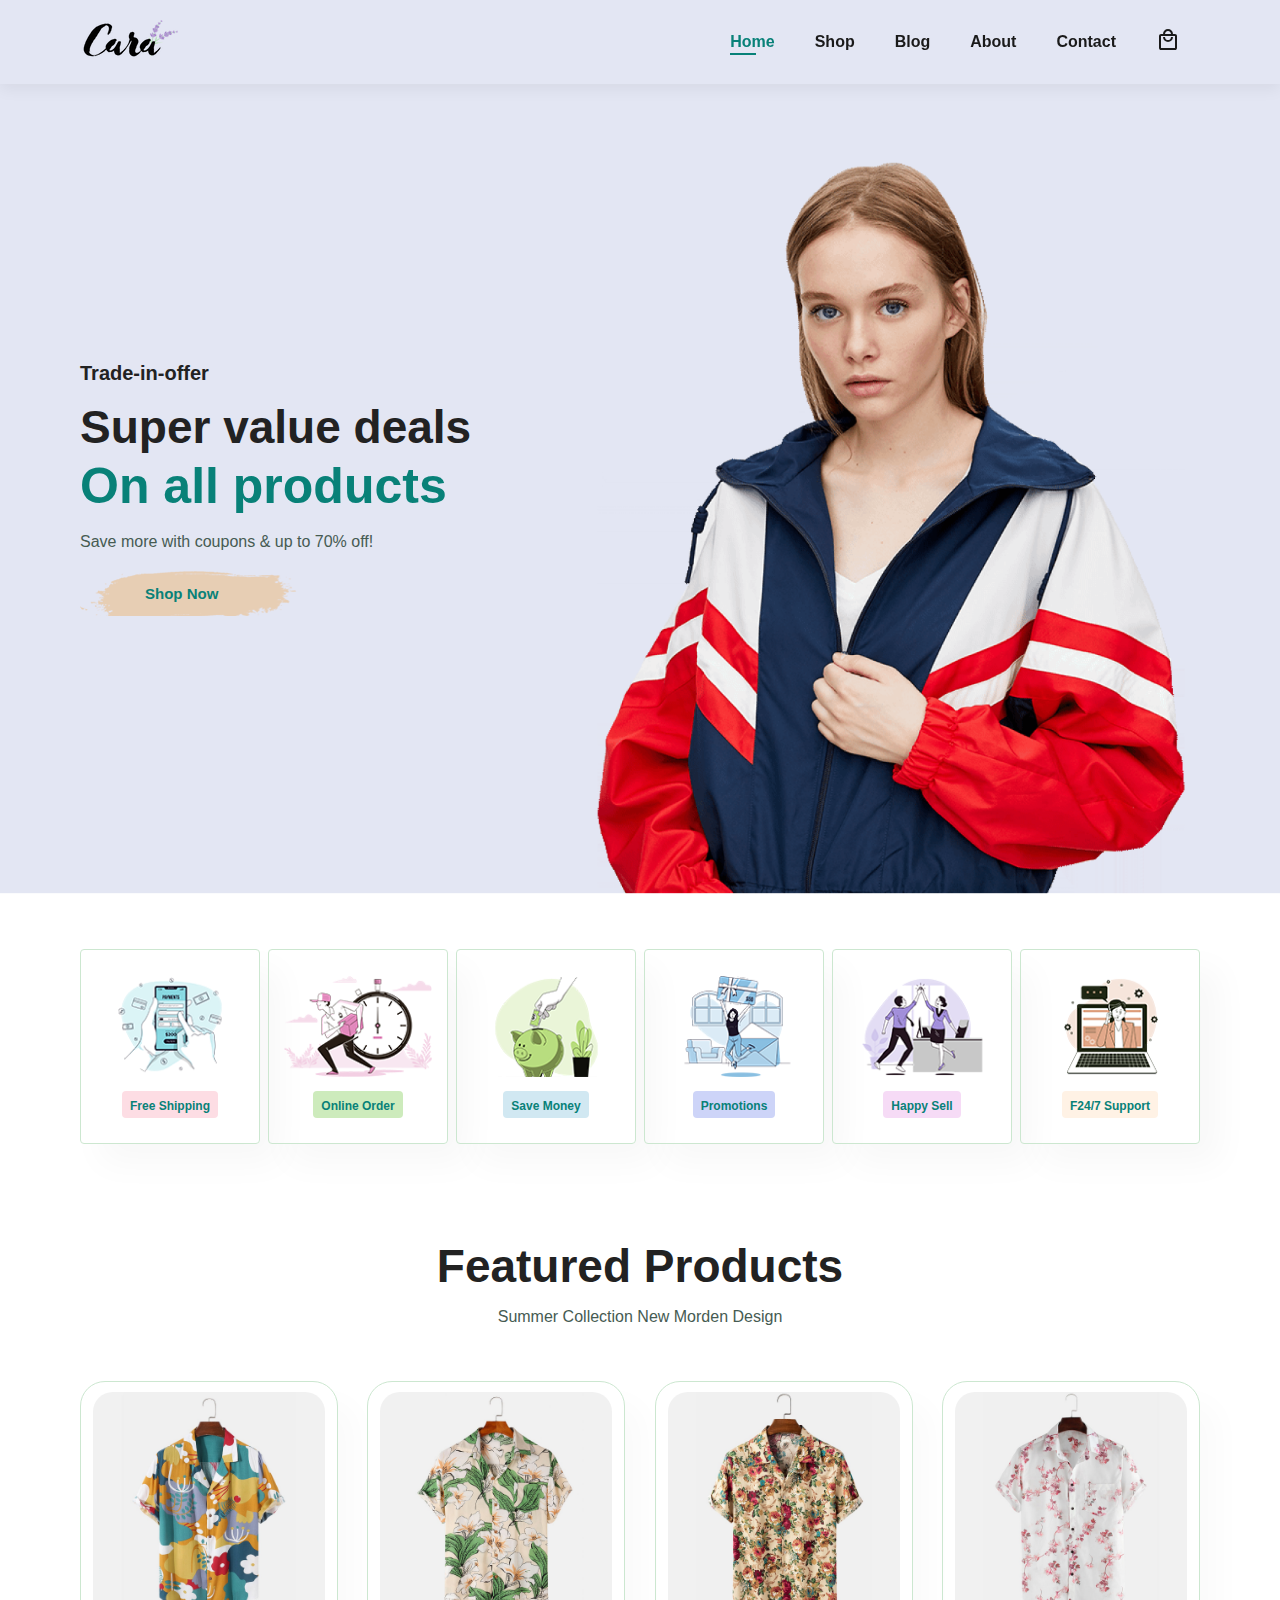
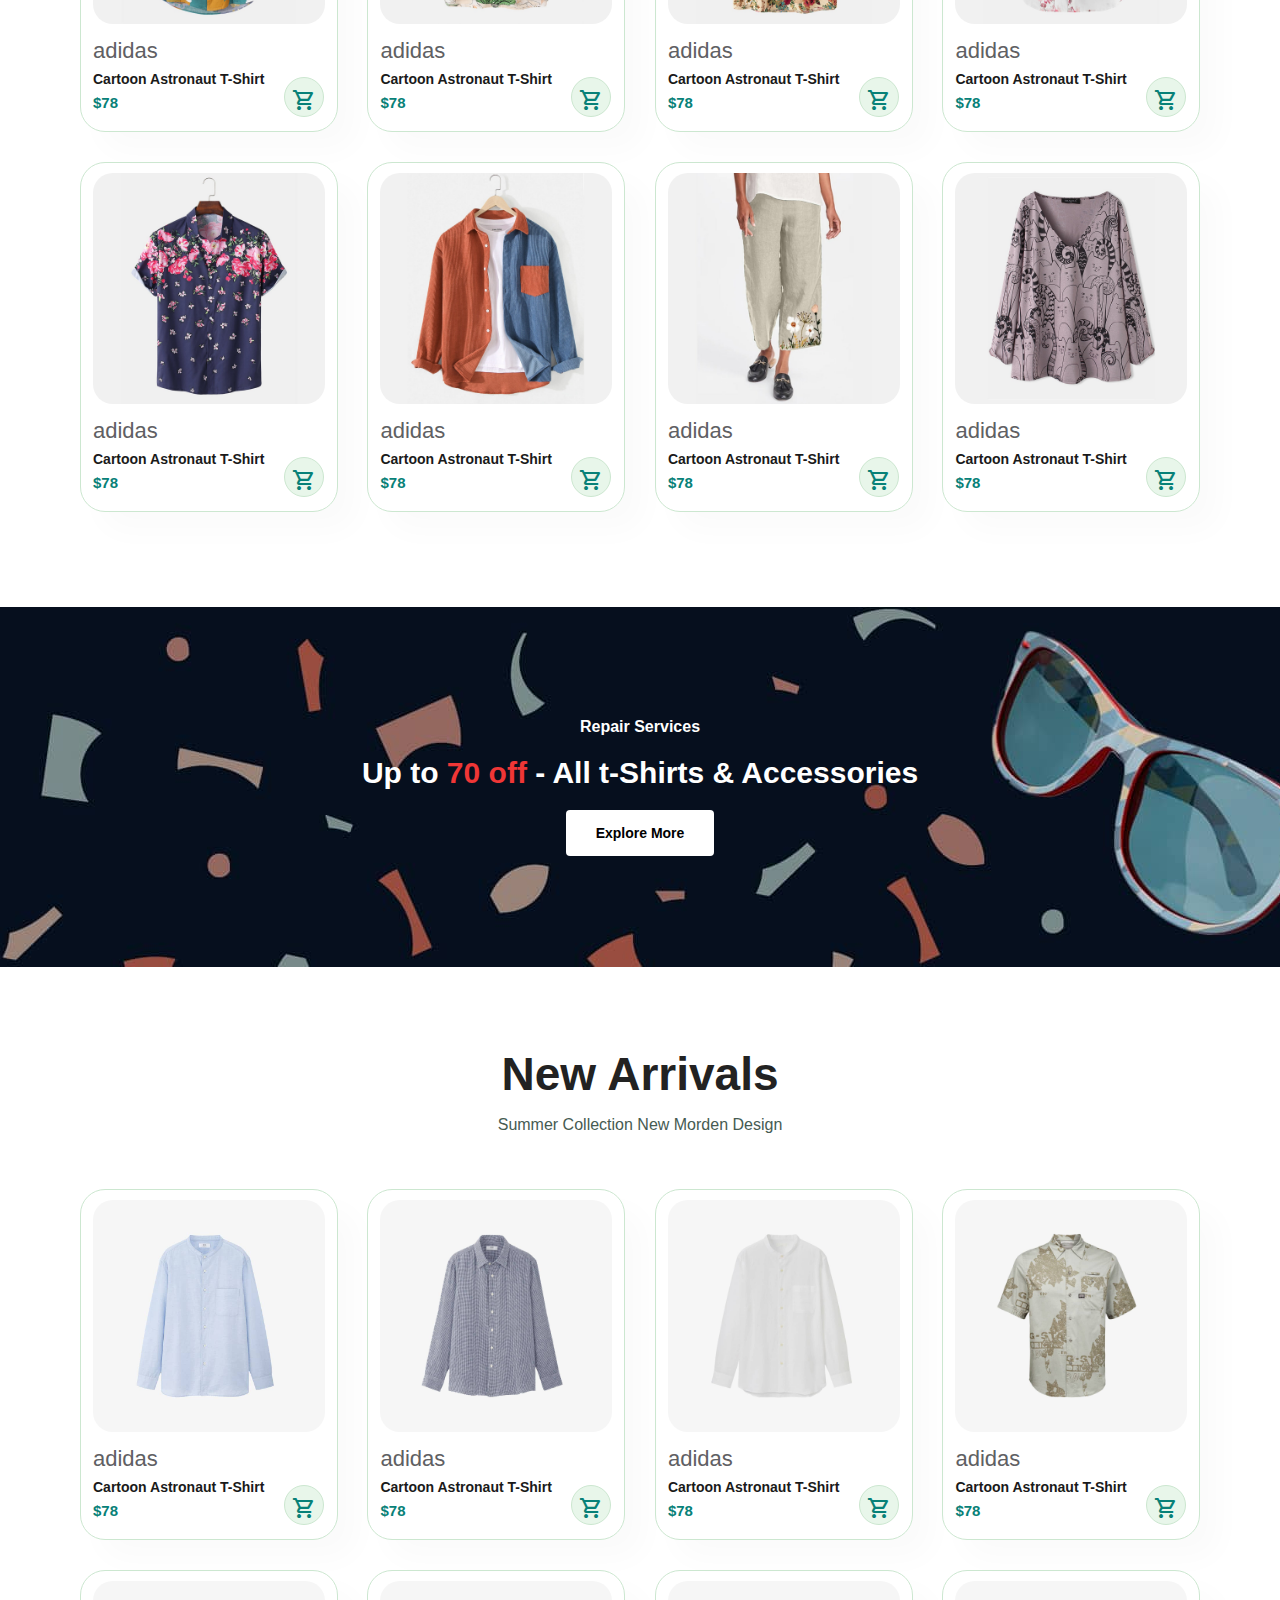
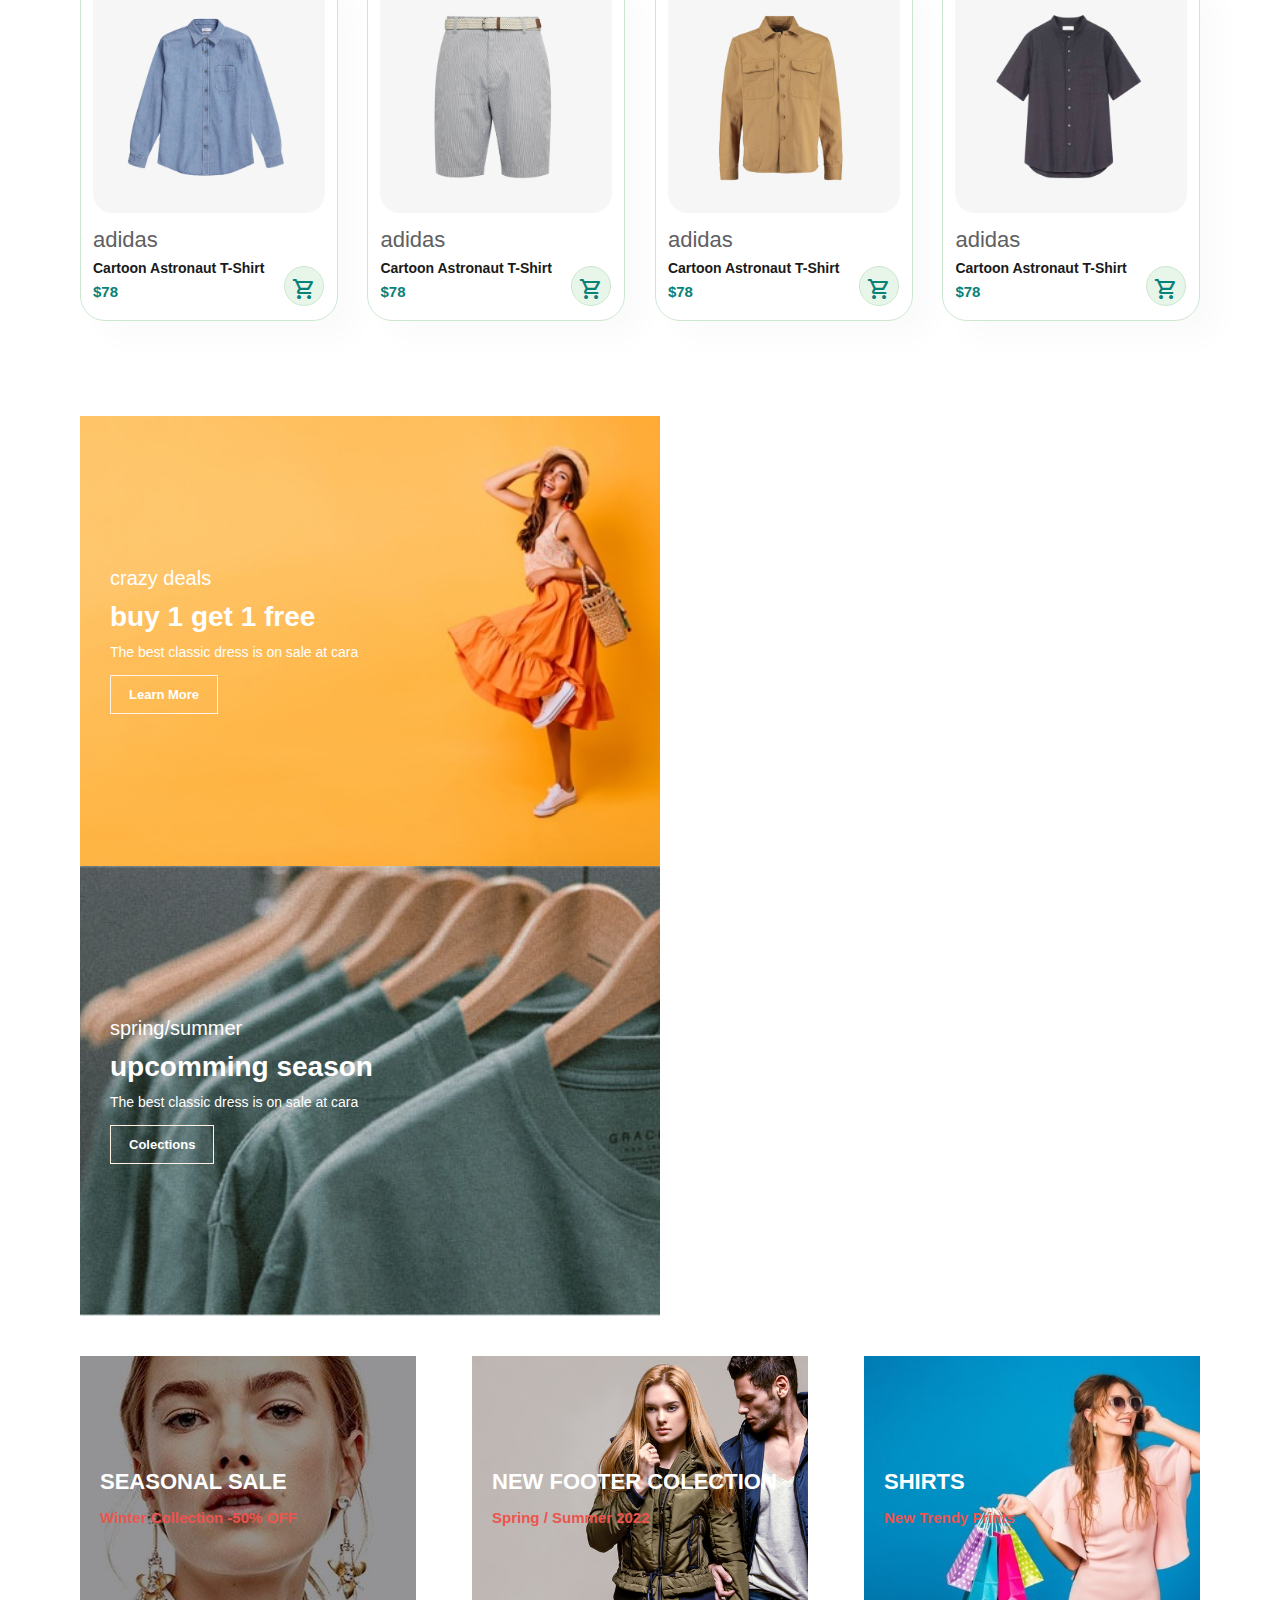
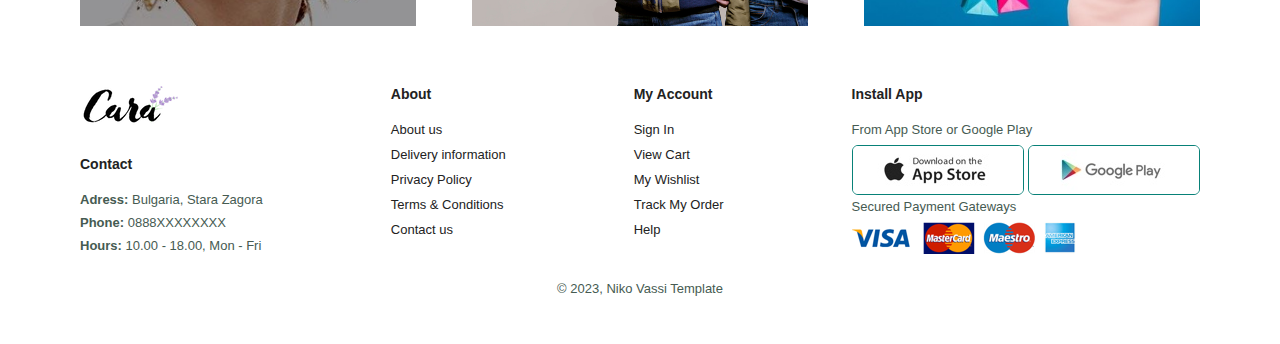
<file: index.html>
<!DOCTYPE html>
<html lang="en">
  <head>
    <meta charset="UTF-8" />
    <meta http-equiv="X-UA-Compatible" content="IE=edge" />
    <meta name="viewport" content="width=device-width, initial-scale=1.0" />
    <title>Ecommerce Website</title>
    <link
      rel="stylesheet"
      href="https://fonts.googleapis.com/css2?family=Material+Symbols+Outlined:opsz,wght,FILL,GRAD@20..48,100..700,0..1,-50..200"
    />
    
    <link rel="stylesheet" href="style.css" />
  </head>
  <body>
    <section id="header">
      <a href="#"><img src="img/logo.png" alt="logo"</a>

      <div>
        <ul id="navbar">
          <li><a class="active" href="index.html" >Home</a></li>
          <li><a href="shop.html">Shop</a></li>
          <li><a href="blog.html">Blog</a></li>
          <li><a href="about.html">About</a></li>
          <li><a href="contact.html">Contact</a></li>
          <li id="lg-bag">
            <a href="cart.html"
              ><span class="material-symbols-outlined"> local_mall </span></a
            >
          </li>
          <a href="#" id="close"><span class="material-symbols-outlined">
            close
            </span></a>
        </ul>
      </div>

      <div id="mobile">
          <a href="cart.html"><span class="material-symbols-outlined cart"
              >local_mall</span
            ></a>
        <span id="bar" class="material-symbols-outlined">
            menu
        </span>
      </div>
    </section>

    <section id="hero">
      <h4>Trade-in-offer</h4>
      <h2>Super value deals</h2>
      <h1>On all products</h1>
      <p>Save more with coupons & up to 70% off!</p>
      <button>Shop Now</button>
    </section>

    <section id="feature" class="section-p1">
      <div class="fe-box">
        <img src="img/features/f1.png" alt="" />
        <h6>Free Shipping</h6>
      </div>
      <div class="fe-box">
        <img src="img/features/f2.png" alt="" />
        <h6>Online Order</h6>
      </div>
      <div class="fe-box">
        <img src="img/features/f3.png" alt="" />
        <h6>Save Money</h6>
      </div>
      <div class="fe-box">
        <img src="img/features/f4.png" alt="" />
        <h6>Promotions</h6>
      </div>
      <div class="fe-box">
        <img src="img/features/f5.png" alt="" />
        <h6>Happy Sell</h6>
      </div>
      <div class="fe-box">
        <img src="img/features/f6.png" alt="" />
        <h6>F24/7 Support</h6>
      </div>
    </section>

    <section id="product1" class="section-p1">
      <h2>Featured Products</h2>
      <p>Summer Collection New Morden Design</p>
      <div class="pro-container">
        <div class="pro">
          <img src="img/products/f1.jpg" alt="" />
          <div class="des">
            <span>adidas</span>
            <h5>Cartoon Astronaut T-Shirt</h5>
            <div class="star">
              <!-- <span class="material-symbols-outlined">star</span>
                        <span class="material-symbols-outlined">star</span>
                        <span class="material-symbols-outlined">star</span>
                        <span class="material-symbols-outlined">star</span>
                        <span class="material-symbols-outlined">star</span>    -->
            </div>
            <h4>$78</h4>
          </div>
          <a href="#"
            ><span class="material-symbols-outlined cart"
              >shopping_cart</span
            ></a
          >
        </div>
        <div class="pro">
          <img src="img/products/f2.jpg" alt="" />
          <div class="des">
            <span>adidas</span>
            <h5>Cartoon Astronaut T-Shirt</h5>
            <div class="star">
              <!-- <span class="material-symbols-outlined">star</span>
                          <span class="material-symbols-outlined">star</span>
                          <span class="material-symbols-outlined">star</span>
                          <span class="material-symbols-outlined">star</span>
                          <span class="material-symbols-outlined">star</span>    -->
            </div>
            <h4>$78</h4>
          </div>
          <a href="#"
            ><span class="material-symbols-outlined cart"
              >shopping_cart</span
            ></a
          >
        </div>

        <div class="pro">
          <img src="img/products/f3.jpg" alt="" />
          <div class="des">
            <span>adidas</span>
            <h5>Cartoon Astronaut T-Shirt</h5>
            <div class="star">
              <!-- <span class="material-symbols-outlined">star</span>
                          <span class="material-symbols-outlined">star</span>
                          <span class="material-symbols-outlined">star</span>
                          <span class="material-symbols-outlined">star</span>
                          <span class="material-symbols-outlined">star</span>    -->
            </div>
            <h4>$78</h4>
          </div>
          <a href="#"
            ><span class="material-symbols-outlined cart"
              >shopping_cart</span
            ></a
          >
        </div>

        <div class="pro">
          <img src="img/products/f4.jpg" alt="" />
          <div class="des">
            <span>adidas</span>
            <h5>Cartoon Astronaut T-Shirt</h5>
            <div class="star">
              <!-- <span class="material-symbols-outlined">star</span>
                          <span class="material-symbols-outlined">star</span>
                          <span class="material-symbols-outlined">star</span>
                          <span class="material-symbols-outlined">star</span>
                          <span class="material-symbols-outlined">star</span>    -->
            </div>
            <h4>$78</h4>
          </div>
          <a href="#"
            ><span class="material-symbols-outlined cart"
              >shopping_cart</span
            ></a
          >
        </div>

        <div class="pro">
          <img src="img/products/f5.jpg" alt="" />
          <div class="des">
            <span>adidas</span>
            <h5>Cartoon Astronaut T-Shirt</h5>
            <div class="star">
              <!-- <span class="material-symbols-outlined">star</span>
                          <span class="material-symbols-outlined">star</span>
                          <span class="material-symbols-outlined">star</span>
                          <span class="material-symbols-outlined">star</span>
                          <span class="material-symbols-outlined">star</span>    -->
            </div>
            <h4>$78</h4>
          </div>
          <a href="#"
            ><span class="material-symbols-outlined cart"
              >shopping_cart</span
            ></a
          >
        </div>

        <div class="pro">
          <img src="img/products/f6.jpg" alt="" />
          <div class="des">
            <span>adidas</span>
            <h5>Cartoon Astronaut T-Shirt</h5>
            <div class="star">
              <!-- <span class="material-symbols-outlined">star</span>
                          <span class="material-symbols-outlined">star</span>
                          <span class="material-symbols-outlined">star</span>
                          <span class="material-symbols-outlined">star</span>
                          <span class="material-symbols-outlined">star</span>    -->
            </div>
            <h4>$78</h4>
          </div>
          <a href="#"
            ><span class="material-symbols-outlined cart"
              >shopping_cart</span
            ></a
          >
        </div>

        <div class="pro">
          <img src="img/products/f7.jpg" alt="" />
          <div class="des">
            <span>adidas</span>
            <h5>Cartoon Astronaut T-Shirt</h5>
            <div class="star">
              <!-- <span class="material-symbols-outlined">star</span>
                          <span class="material-symbols-outlined">star</span>
                          <span class="material-symbols-outlined">star</span>
                          <span class="material-symbols-outlined">star</span>
                          <span class="material-symbols-outlined">star</span>    -->
            </div>
            <h4>$78</h4>
          </div>
          <a href="#"
            ><span class="material-symbols-outlined cart"
              >shopping_cart</span
            ></a
          >
        </div>

        <div class="pro">
          <img src="img/products/f8.jpg" alt="" />
          <div class="des">
            <span>adidas</span>
            <h5>Cartoon Astronaut T-Shirt</h5>
            <div class="star">
              <!-- <span class="material-symbols-outlined">star</span>
                          <span class="material-symbols-outlined">star</span>
                          <span class="material-symbols-outlined">star</span>
                          <span class="material-symbols-outlined">star</span>
                          <span class="material-symbols-outlined">star</span>    -->
            </div>
            <h4>$78</h4>
          </div>
          <a href="#"
            ><span class="material-symbols-outlined cart"
              >shopping_cart</span
            ></a
          >
        </div>
      </div>
    </section>

    <section id="banner" class="section-m1">
      <h4>Repair Services</h4>
      <h2>Up to <span>70 off</span> - All t-Shirts & Accessories</h2>
      <button class="normal">Explore More</button>
    </section>

    <section id="product1" class="section-p1">
      <h2>New Arrivals</h2>
      <p>Summer Collection New Morden Design</p>
      <div class="pro-container">
        <div class="pro">
          <img src="img/products/n1.jpg" alt="" />
          <div class="des">
            <span>adidas</span>
            <h5>Cartoon Astronaut T-Shirt</h5>
            <div class="star">
              <!-- <span class="material-symbols-outlined">star</span>
                          <span class="material-symbols-outlined">star</span>
                          <span class="material-symbols-outlined">star</span>
                          <span class="material-symbols-outlined">star</span>
                          <span class="material-symbols-outlined">star</span>    -->
            </div>
            <h4>$78</h4>
          </div>
          <a href="#"
            ><span class="material-symbols-outlined cart"
              >shopping_cart</span
            ></a
          >
        </div>
        <div class="pro">
          <img src="img/products/n2.jpg" alt="" />
          <div class="des">
            <span>adidas</span>
            <h5>Cartoon Astronaut T-Shirt</h5>
            <div class="star">
              <!-- <span class="material-symbols-outlined">star</span>
                            <span class="material-symbols-outlined">star</span>
                            <span class="material-symbols-outlined">star</span>
                            <span class="material-symbols-outlined">star</span>
                            <span class="material-symbols-outlined">star</span>    -->
            </div>
            <h4>$78</h4>
          </div>
          <a href="#"
            ><span class="material-symbols-outlined cart"
              >shopping_cart</span
            ></a
          >
        </div>

        <div class="pro">
          <img src="img/products/n3.jpg" alt="" />
          <div class="des">
            <span>adidas</span>
            <h5>Cartoon Astronaut T-Shirt</h5>
            <div class="star">
              <!-- <span class="material-symbols-outlined">star</span>
                            <span class="material-symbols-outlined">star</span>
                            <span class="material-symbols-outlined">star</span>
                            <span class="material-symbols-outlined">star</span>
                            <span class="material-symbols-outlined">star</span>    -->
            </div>
            <h4>$78</h4>
          </div>
          <a href="#"
            ><span class="material-symbols-outlined cart"
              >shopping_cart</span
            ></a
          >
        </div>

        <div class="pro">
          <img src="img/products/n4.jpg" alt="" />
          <div class="des">
            <span>adidas</span>
            <h5>Cartoon Astronaut T-Shirt</h5>
            <div class="star">
              <!-- <span class="material-symbols-outlined">star</span>
                            <span class="material-symbols-outlined">star</span>
                            <span class="material-symbols-outlined">star</span>
                            <span class="material-symbols-outlined">star</span>
                            <span class="material-symbols-outlined">star</span>    -->
            </div>
            <h4>$78</h4>
          </div>
          <a href="#"
            ><span class="material-symbols-outlined cart"
              >shopping_cart</span
            ></a
          >
        </div>

        <div class="pro">
          <img src="img/products/n5.jpg" alt="" />
          <div class="des">
            <span>adidas</span>
            <h5>Cartoon Astronaut T-Shirt</h5>
            <div class="star">
              <!-- <span class="material-symbols-outlined">star</span>
                            <span class="material-symbols-outlined">star</span>
                            <span class="material-symbols-outlined">star</span>
                            <span class="material-symbols-outlined">star</span>
                            <span class="material-symbols-outlined">star</span>    -->
            </div>
            <h4>$78</h4>
          </div>
          <a href="#"
            ><span class="material-symbols-outlined cart"
              >shopping_cart</span
            ></a
          >
        </div>

        <div class="pro">
          <img src="img/products/n6.jpg" alt="" />
          <div class="des">
            <span>adidas</span>
            <h5>Cartoon Astronaut T-Shirt</h5>
            <div class="star">
              <!-- <span class="material-symbols-outlined">star</span>
                            <span class="material-symbols-outlined">star</span>
                            <span class="material-symbols-outlined">star</span>
                            <span class="material-symbols-outlined">star</span>
                            <span class="material-symbols-outlined">star</span>    -->
            </div>
            <h4>$78</h4>
          </div>
          <a href="#"
            ><span class="material-symbols-outlined cart"
              >shopping_cart</span
            ></a
          >
        </div>

        <div class="pro">
          <img src="img/products/n7.jpg" alt="" />
          <div class="des">
            <span>adidas</span>
            <h5>Cartoon Astronaut T-Shirt</h5>
            <div class="star">
              <!-- <span class="material-symbols-outlined">star</span>
                            <span class="material-symbols-outlined">star</span>
                            <span class="material-symbols-outlined">star</span>
                            <span class="material-symbols-outlined">star</span>
                            <span class="material-symbols-outlined">star</span>    -->
            </div>
            <h4>$78</h4>
          </div>
          <a href="#"
            ><span class="material-symbols-outlined cart"
              >shopping_cart</span
            ></a
          >
        </div>

        <div class="pro">
          <img src="img/products/n8.jpg" alt="" />
          <div class="des">
            <span>adidas</span>
            <h5>Cartoon Astronaut T-Shirt</h5>
            <div class="star">
              <!-- <span class="material-symbols-outlined">star</span>
                            <span class="material-symbols-outlined">star</span>
                            <span class="material-symbols-outlined">star</span>
                            <span class="material-symbols-outlined">star</span>
                            <span class="material-symbols-outlined">star</span>    -->
            </div>
            <h4>$78</h4>
          </div>
          <a href="#"
            ><span class="material-symbols-outlined cart"
              >shopping_cart</span
            ></a
          >
        </div>
      </div>
    </section>

    <section id="sm-banner" class="section-p1">
        <div class="banner-box">
            <h4>crazy deals</h4>
            <h2>buy 1 get 1 free</h2>
            <span>The best classic dress is on sale at cara</span>
            <button class="white">Learn More</button>
        </div>
        <div class="banner-box banner-box2">
            <h4>spring/summer</h4>
            <h2>upcomming season</h2>
            <span>The best classic dress is on sale at cara</span>
            <button class="white">Colections</button>
        </div>
    </section>

    <section id="banner3">
        <div class="banner-box">
            <h2>SEASONAL SALE</h2>
            <h3>Winter Collection -50% OFF</h2>
        </div>
        <div class="banner-box banner-box2">
            <h2>NEW FOOTER COLECTION</h2>
            <h3>Spring / Summer 2022</h2>
        </div>
        <div class="banner-box banner-box3">
            <h2>SHIRTS</h2>
            <h3>New Trendy Prints</h2>
        </div>
    </section>

    <footer class="section-p1">
        <div class="col">
            <img class="logo" src="img/logo.png" alt="">
            <h4>Contact</h4>
            <p><strong>Adress: </strong> Bulgaria, Stara Zagora</p>
            <p><strong>Phone: </strong> 0888XXXXXXXX</p>
            <p><strong>Hours: </strong> 10.00 - 18.00, Mon - Fri</p>
        </div>

        <div class="col">
            <h4>About</h4>
            <a href="#">About us</a>
            <a href="#">Delivery information</a>
            <a href="#">Privacy Policy</a>
            <a href="#">Terms & Conditions</a>
            <a href="#">Contact us</a>
        </div>

        <div class="col">
            <h4>My Account</h4>
            <a href="#">Sign In</a>
            <a href="#">View Cart</a>
            <a href="#">My Wishlist</a>
            <a href="#">Track My Order</a>
            <a href="#">Help</a>
        </div>

       <div class="col install">
        <h4>Install App</h4>
        <p>From App Store or Google Play</p>
        <div class="row">
            <img src="img/pay/app.jpg" alt="">
            <img src="img/pay/play.jpg" alt="">
        </div>
        <p>Secured Payment Gateways</p>
        <img src="img/pay/pay.png" alt="">
       </div>

       <div class="copyright">
            <p>© 2023, Niko Vassi Template</p>
       </div>

    </footer>

    <script src="script.js"></script>
  </body>
</html>
</file>
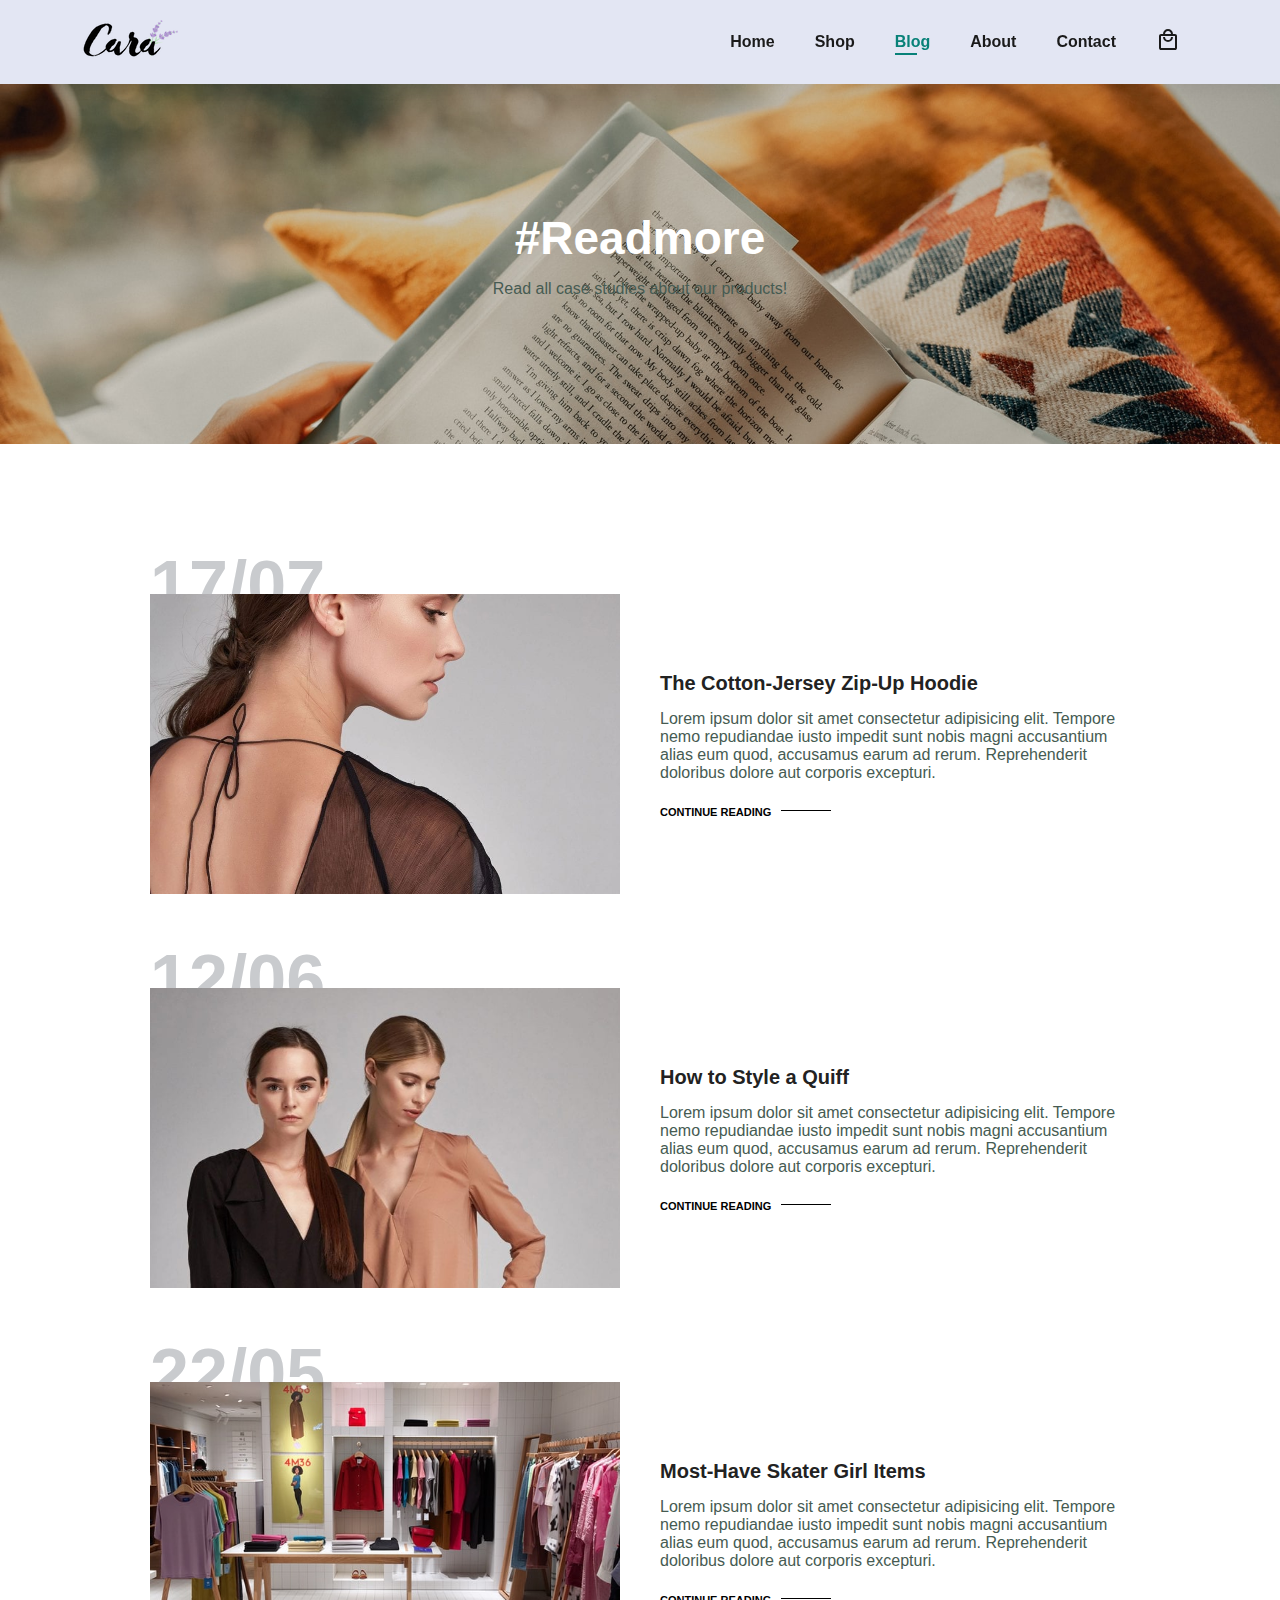
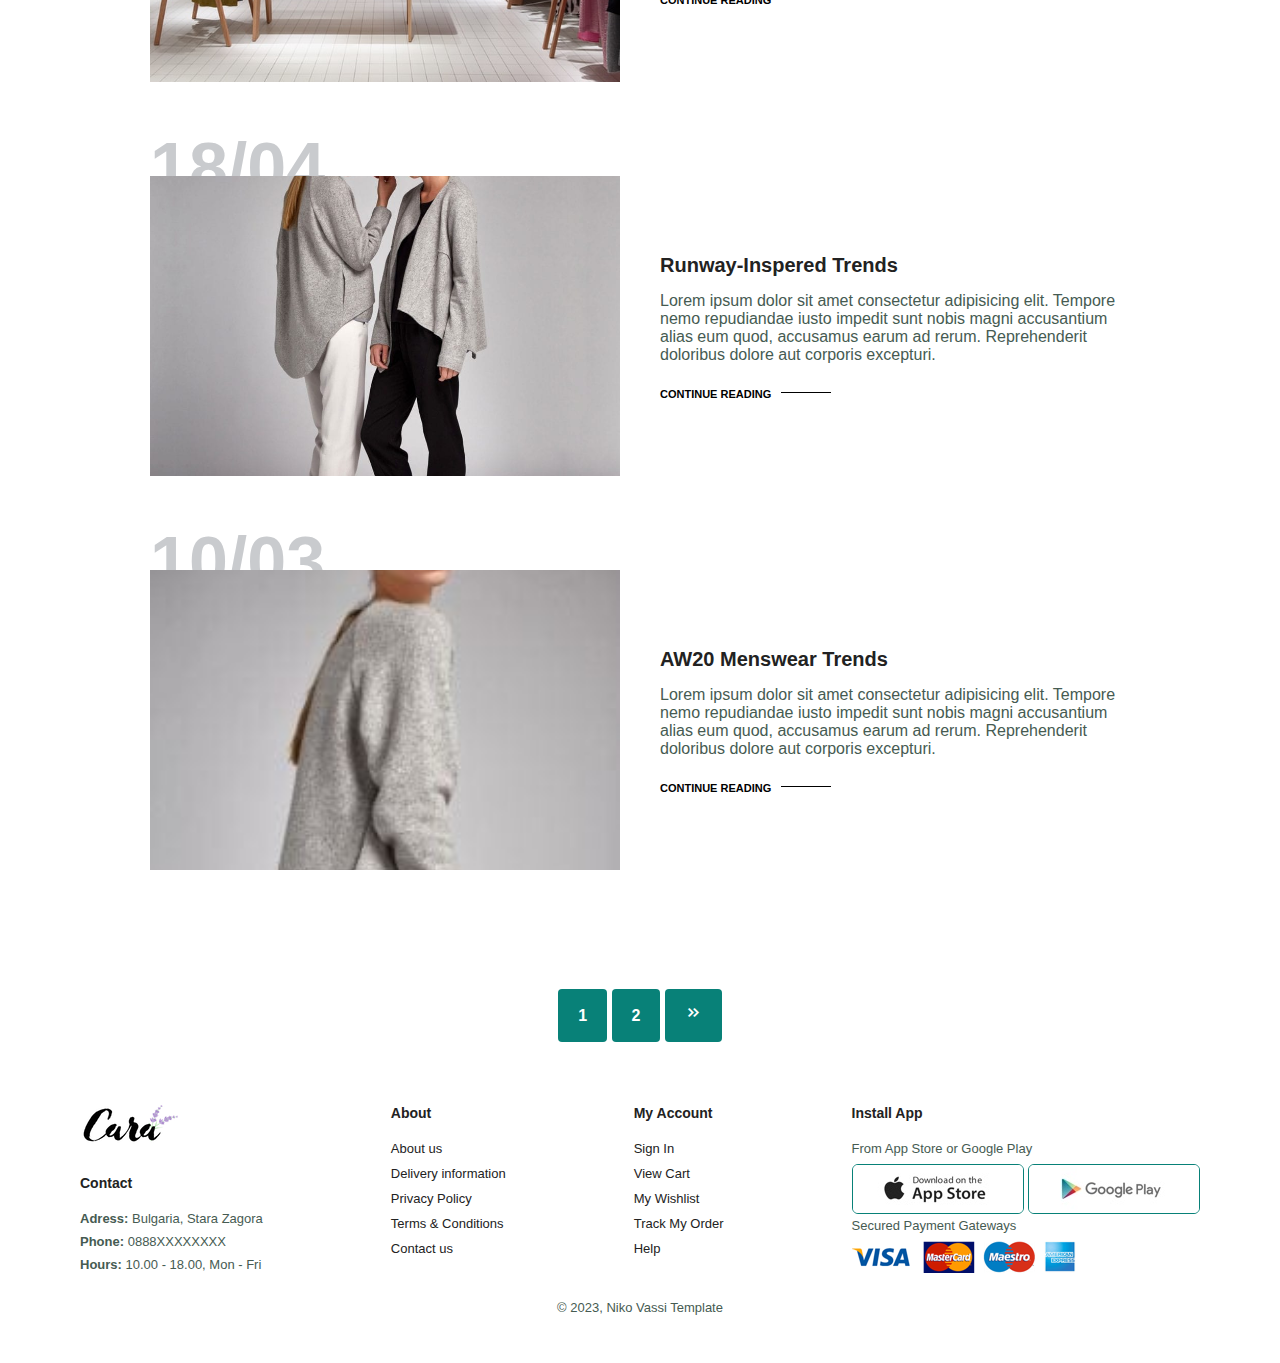
<file: blog.html>
<!DOCTYPE html>
<html lang="en">
  <head>
    <meta charset="UTF-8" />
    <meta http-equiv="X-UA-Compatible" content="IE=edge" />
    <meta name="viewport" content="width=device-width, initial-scale=1.0" />
    <title>Ecommerce Website</title>
    <link
      rel="stylesheet"
      href="https://fonts.googleapis.com/css2?family=Material+Symbols+Outlined:opsz,wght,FILL,GRAD@20..48,100..700,0..1,-50..200"
    />

    <link rel="stylesheet" href="style.css" />
  </head>
  <body>
    <section id="header">
      <a href="#"><img src="img/logo.png" alt="logo"</a>

      <div>
        <ul id="navbar">
          <li><a href="index.html">Home</a></li>
          <li><a href="shop.html">Shop</a></li>
          <li><a class="active" href="blog.html" >Blog</a></li>
          <li><a href="about.html">About</a></li>
          <li><a href="contact.html">Contact</a></li>
          <li id="lg-bag">
            <a href="cart.html"
              ><span class="material-symbols-outlined"> local_mall </span></a
            >
          </li>
          <a href="#" id="close"
            ><span class="material-symbols-outlined"> close </span></a
          >
        </ul>
      </div>

      <div id="mobile">
        <a href="cart.html"
          ><span class="material-symbols-outlined cart">local_mall</span></a
        >
        <span id="bar" class="material-symbols-outlined"> menu </span>
      </div>
    </section>

    <section id="page-header" class="blog-header">
      <h2>#Readmore</h2>
      <p>Read all case studies about our products!</p>
    </section>

    <section id="blog">
      <div class="blog-box">
        <div class="blog-img">
          <img src="img/blog/b1.jpg" alt="" />
        </div>
        <div class="blog-details">
          <h4>The Cotton-Jersey Zip-Up Hoodie</h4>
          <p>
            Lorem ipsum dolor sit amet consectetur adipisicing elit. Tempore
            nemo repudiandae iusto impedit sunt nobis magni accusantium alias
            eum quod, accusamus earum ad rerum. Reprehenderit doloribus dolore
            aut corporis excepturi.
          </p>
          <a href="#">CONTINUE READING</a>
        </div>
        <h1>17/07</h1>
      </div>

      <div class="blog-box">
        <div class="blog-img">
          <img src="img/blog/b2.jpg" alt="" />
        </div>
        <div class="blog-details">
          <h4>How to Style a Quiff</h4>
          <p>
            Lorem ipsum dolor sit amet consectetur adipisicing elit. Tempore
            nemo repudiandae iusto impedit sunt nobis magni accusantium alias
            eum quod, accusamus earum ad rerum. Reprehenderit doloribus dolore
            aut corporis excepturi.
          </p>
          <a href="#">CONTINUE READING</a>
        </div>
        <h1>12/06</h1>
      </div>

      <div class="blog-box">
        <div class="blog-img">
          <img src="img/blog/b3.jpg" alt="" />
        </div>
        <div class="blog-details">
          <h4>Most-Have Skater Girl Items</h4>
          <p>
            Lorem ipsum dolor sit amet consectetur adipisicing elit. Tempore
            nemo repudiandae iusto impedit sunt nobis magni accusantium alias
            eum quod, accusamus earum ad rerum. Reprehenderit doloribus dolore
            aut corporis excepturi.
          </p>
          <a href="#">CONTINUE READING</a>
        </div>
        <h1>22/05</h1>
      </div>

      <div class="blog-box">
        <div class="blog-img">
          <img src="img/blog/b4.jpg" alt="" />
        </div>
        <div class="blog-details">
          <h4>Runway-Inspered Trends</h4>
          <p>
            Lorem ipsum dolor sit amet consectetur adipisicing elit. Tempore
            nemo repudiandae iusto impedit sunt nobis magni accusantium alias
            eum quod, accusamus earum ad rerum. Reprehenderit doloribus dolore
            aut corporis excepturi.
          </p>
          <a href="#">CONTINUE READING</a>
        </div>
        <h1>18/04</h1>
      </div>

      <div class="blog-box">
        <div class="blog-img">
          <img src="img/blog/b5.jpg" alt="" />
        </div>
        <div class="blog-details">
          <h4>AW20 Menswear Trends</h4>
          <p>
            Lorem ipsum dolor sit amet consectetur adipisicing elit. Tempore
            nemo repudiandae iusto impedit sunt nobis magni accusantium alias
            eum quod, accusamus earum ad rerum. Reprehenderit doloribus dolore
            aut corporis excepturi.
          </p>
          <a href="#">CONTINUE READING</a>
        </div>
        <h1>10/03</h1>
      </div>

    </section>

    <section id="pagination" class="section-p1">
      <a href="#">1</a>
      <a href="#">2</a>
      <a href="#"
        ><i
          ><span class="material-symbols-outlined">
            keyboard_double_arrow_right
          </span></i
        ></a
      >
    </section>

    <footer class="section-p1">
      <div class="col">
        <img class="logo" src="img/logo.png" alt="" />
        <h4>Contact</h4>
        <p><strong>Adress: </strong> Bulgaria, Stara Zagora</p>
        <p><strong>Phone: </strong> 0888XXXXXXXX</p>
        <p><strong>Hours: </strong> 10.00 - 18.00, Mon - Fri</p>
      </div>

      <div class="col">
        <h4>About</h4>
        <a href="#">About us</a>
        <a href="#">Delivery information</a>
        <a href="#">Privacy Policy</a>
        <a href="#">Terms & Conditions</a>
        <a href="#">Contact us</a>
      </div>

      <div class="col">
        <h4>My Account</h4>
        <a href="#">Sign In</a>
        <a href="#">View Cart</a>
        <a href="#">My Wishlist</a>
        <a href="#">Track My Order</a>
        <a href="#">Help</a>
      </div>

      <div class="col install">
        <h4>Install App</h4>
        <p>From App Store or Google Play</p>
        <div class="row">
          <img src="img/pay/app.jpg" alt="" />
          <img src="img/pay/play.jpg" alt="" />
        </div>
        <p>Secured Payment Gateways</p>
        <img src="img/pay/pay.png" alt="" />
      </div>

      <div class="copyright">
        <p>© 2023, Niko Vassi Template</p>
      </div>
    </footer>

    <script src="script.js"></script>
  </body>
</html>
</file>
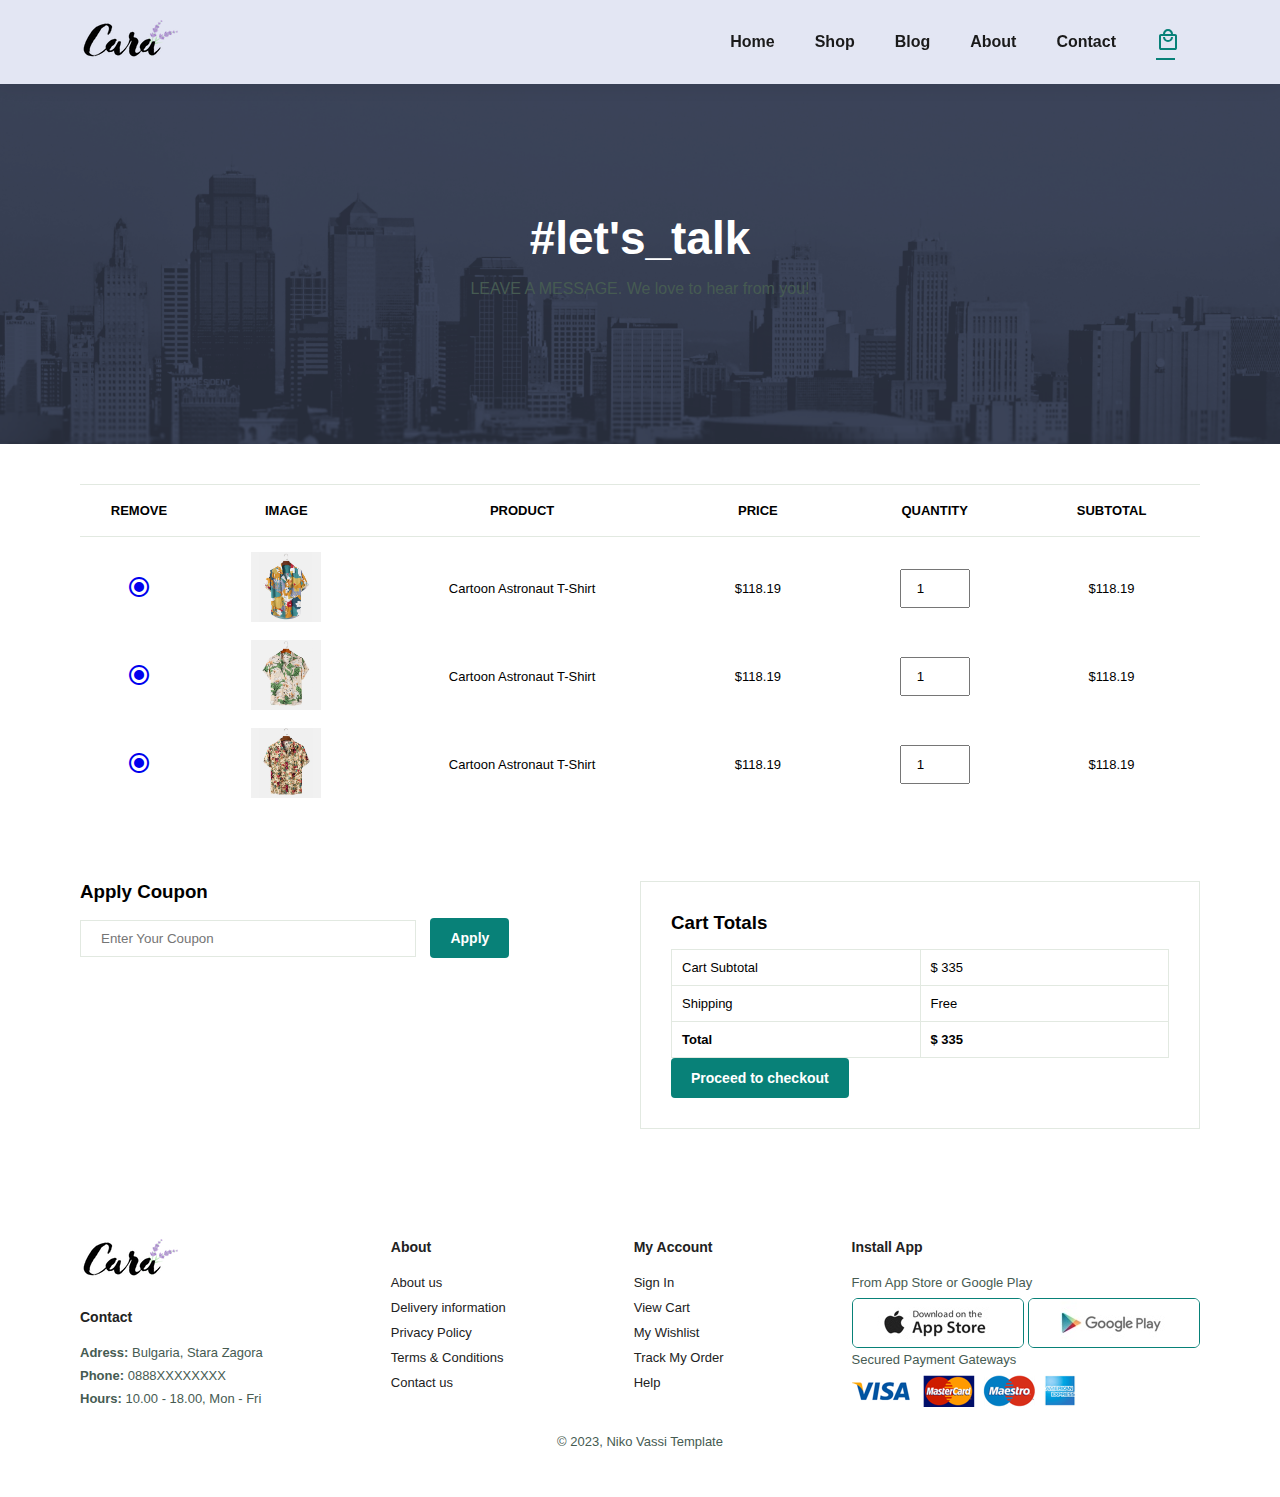
<file: cart.html>
<!DOCTYPE html>
<html lang="en">
  <head>
    <meta charset="UTF-8" />
    <meta http-equiv="X-UA-Compatible" content="IE=edge" />
    <meta name="viewport" content="width=device-width, initial-scale=1.0" />
    <title>Ecommerce Website</title>
    <link
      rel="stylesheet"
      href="https://fonts.googleapis.com/css2?family=Material+Symbols+Outlined:opsz,wght,FILL,GRAD@20..48,100..700,0..1,-50..200"
    />

    <link rel="stylesheet" href="style.css" />
  </head>
  <body>
    <section id="header">
      <a href="#"><img src="img/logo.png" alt="logo"</a>

      <div>
        <ul id="navbar">
          <li><a href="index.html">Home</a></li>
          <li><a href="shop.html">Shop</a></li>
          <li><a href="blog.html">Blog</a></li>
          <li><a href="about.html">About</a></li>
          <li><a href="contact.html">Contact</a></li>
          <li id="lg-bag">
            <a  class="active" href="cart.html" 
              ><span class="material-symbols-outlined"> local_mall </span></a
            >
          </li>
          <a href="#" id="close"
            ><span class="material-symbols-outlined"> close </span></a
          >
        </ul>
      </div>

      <div id="mobile">
        <a href="cart.html"
          ><span class="material-symbols-outlined cart">local_mall</span></a
        >
        <span id="bar" class="material-symbols-outlined"> menu </span>
      </div>
    </section>

    <section id="page-header" class="about-header">
      <h2>#let's_talk</h2>
      <p>LEAVE A MESSAGE. We love to hear from you!</p>
    </section>

    <section id="cart" class="section-p1">
        <table width="100%">
            <thead>
                <tr>
                    <td>Remove</td>
                    <td>Image</td>
                    <td>Product</td>
                    <td>Price</td>
                    <td>Quantity</td>
                    <td>Subtotal</td>
                </tr>
            </thead>
            <tbody>
                <tr>
                    <td><a href="#"><span class="material-symbols-outlined">
                        radio_button_checked
                        </span></a></td>
                    <td><img src="img/products/f1.jpg" alt=""></td>
                    <td>Cartoon Astronaut T-Shirt</td>
                    <td>$118.19</td>
                    <td><input type="number" value="1"></td>
                    <td>$118.19</td>
                </tr>
                <tr>
                    <td><a href="#"><span class="material-symbols-outlined">
                        radio_button_checked
                        </span></a></td>
                    <td><img src="img/products/f2.jpg" alt=""></td>
                    <td>Cartoon Astronaut T-Shirt</td>
                    <td>$118.19</td>
                    <td><input type="number" value="1"></td>
                    <td>$118.19</td>
                </tr>
                <tr>
                    <td><a href="#"><span class="material-symbols-outlined">
                        radio_button_checked
                        </span></a></td>
                    <td><img src="img/products/f3.jpg" alt=""></td>
                    <td>Cartoon Astronaut T-Shirt</td>
                    <td>$118.19</td>
                    <td><input type="number" value="1"></td>
                    <td>$118.19</td>
                </tr>
            </tbody>
        </table>
    </section>

    <section id="cart-add" class="section-p1">
      <div id="coupon">
        <h3>Apply Coupon</h3>
        <div>
          <input type="text" placeholder="Enter Your Coupon">
          <button class="normal">Apply</button>
        </div>
      </div>

      <div id="subtotal">
        <h3>Cart Totals</h3>
        <table>
          <tr>
            <td>Cart Subtotal</td>
            <td>$ 335</td>
          </tr>

          <tr>
            <td>Shipping</td>
            <td>Free</td>
          </tr>

          <tr>
            <td><strong>Total</strong></td>
            <td><strong>$ 335</strong></td>
          </tr>
        </table>
        <button class="normal">Proceed to checkout</button>
      </div>
    </section>

    <footer class="section-p1">
      <div class="col">
        <img class="logo" src="img/logo.png" alt="" />
        <h4>Contact</h4>
        <p><strong>Adress: </strong> Bulgaria, Stara Zagora</p>
        <p><strong>Phone: </strong> 0888XXXXXXXX</p>
        <p><strong>Hours: </strong> 10.00 - 18.00, Mon - Fri</p>
      </div>

      <div class="col">
        <h4>About</h4>
        <a href="#">About us</a>
        <a href="#">Delivery information</a>
        <a href="#">Privacy Policy</a>
        <a href="#">Terms & Conditions</a>
        <a href="#">Contact us</a>
      </div>

      <div class="col">
        <h4>My Account</h4>
        <a href="#">Sign In</a>
        <a href="#">View Cart</a>
        <a href="#">My Wishlist</a>
        <a href="#">Track My Order</a>
        <a href="#">Help</a>
      </div>

      <div class="col install">
        <h4>Install App</h4>
        <p>From App Store or Google Play</p>
        <div class="row">
          <img src="img/pay/app.jpg" alt="" />
          <img src="img/pay/play.jpg" alt="" />
        </div>
        <p>Secured Payment Gateways</p>
        <img src="img/pay/pay.png" alt="" />
      </div>

      <div class="copyright">
        <p>© 2023, Niko Vassi Template</p>
      </div>
    </footer>

    <script src="script.js"></script>
  </body>
</html>
</file>
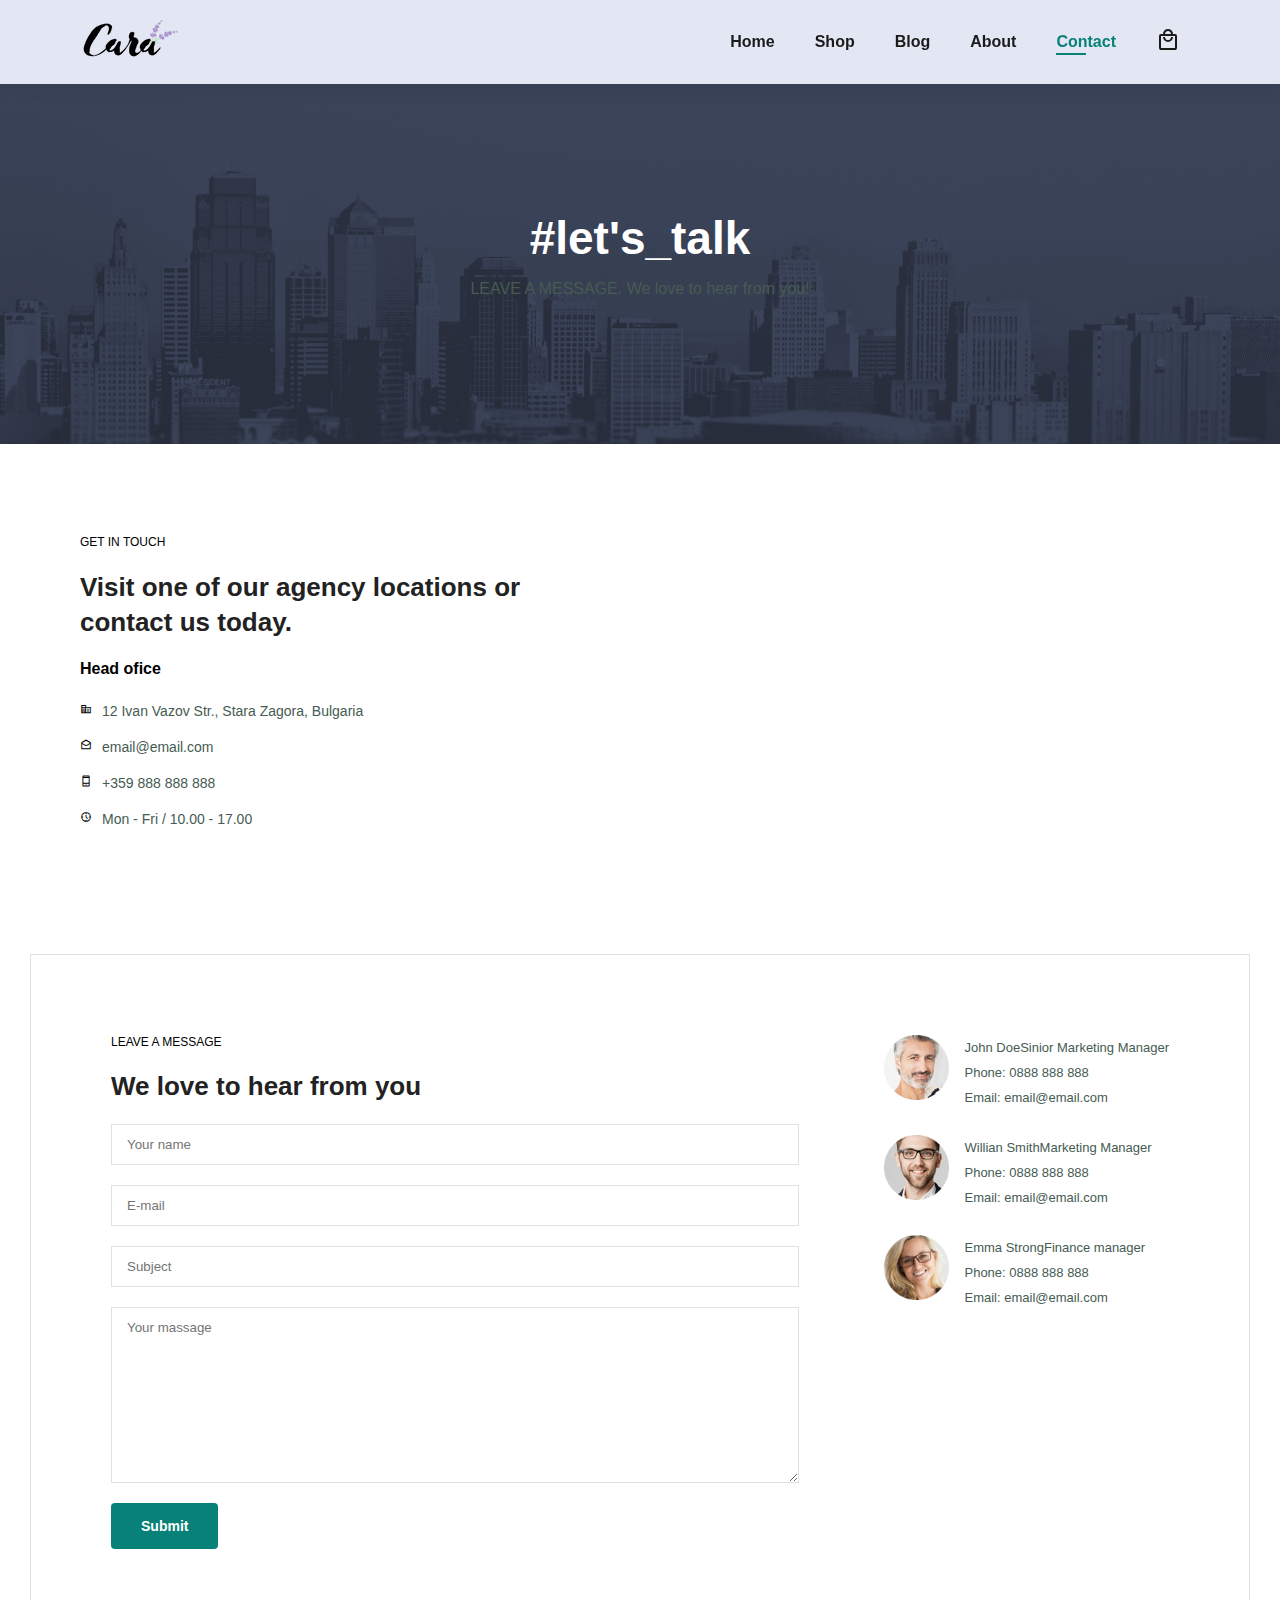
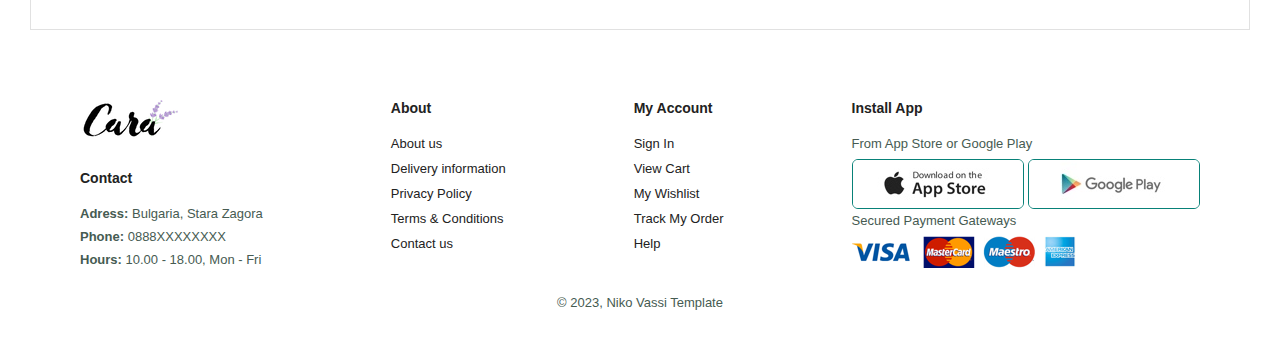
<file: contact.html>
<!DOCTYPE html>
<html lang="en">
  <head>
    <meta charset="UTF-8" />
    <meta http-equiv="X-UA-Compatible" content="IE=edge" />
    <meta name="viewport" content="width=device-width, initial-scale=1.0" />
    <title>Ecommerce Website</title>
    <link
      rel="stylesheet"
      href="https://fonts.googleapis.com/css2?family=Material+Symbols+Outlined:opsz,wght,FILL,GRAD@20..48,100..700,0..1,-50..200"
    />

    <link rel="stylesheet" href="style.css" />
  </head>
  <body>
    <section id="header">
      <a href="#"><img src="img/logo.png" alt="logo"</a>

      <div>
        <ul id="navbar">
          <li><a href="index.html">Home</a></li>
          <li><a href="shop.html">Shop</a></li>
          <li><a href="blog.html">Blog</a></li>
          <li><a href="about.html">About</a></li>
          <li><a class="active" href="contact.html" >Contact</a></li>
          <li id="lg-bag">
            <a href="cart.html"
              ><span class="material-symbols-outlined"> local_mall </span></a
            >
          </li>
          <a href="#" id="close"
            ><span class="material-symbols-outlined"> close </span></a
          >
        </ul>
      </div>

      <div id="mobile">
        <a href="cart.html"
          ><span class="material-symbols-outlined cart">local_mall</span></a
        >
        <span id="bar" class="material-symbols-outlined"> menu </span>
      </div>
    </section>

    <section id="page-header" class="about-header">
      <h2>#let's_talk</h2>
      <p>LEAVE A MESSAGE. We love to hear from you!</p>
    </section>

    <section id="contact-details" class="section-p1">
        <div class="details">
            <span>GET IN TOUCH</span>
            <h2>Visit one of our agency locations or contact us today.</h2>
            <h3>Head ofice</h3>
            <div>
                <li>
                    <span class="material-symbols-outlined">
                        corporate_fare
                        </span>
                        <p>12 Ivan Vazov Str., Stara Zagora, Bulgaria</p>
                </li>
                <li>
                    <span class="material-symbols-outlined">
                        drafts
                        </span>
                        <p>email@email.com</p>
                </li>
                <li>
                    <span class="material-symbols-outlined">
                        phone_iphone
                        </span>
                        <p>+359 888 888 888</p>
                </li>

                <li>
                    <span class="material-symbols-outlined">
                        nest_clock_farsight_analog
                        </span>
                        <p>Mon - Fri / 10.00 - 17.00 </p>
                </li>
            </div>
        </div>

        <div class="map">
            <iframe src="https://www.google.com/maps/embed?pb=!1m18!1m12!1m3!1d2945.135266887722!2d25.626392315299242!3d42.42485557918263!2m3!1f0!2f0!3f0!3m2!1i1024!2i768!4f13.1!3m3!1m2!1s0x40a8699dd55831c5%3A0xc0d8d00f7aea1876!2z0KPQvdC40LLQtdGA0YHQsNC70LXQvSDQnNCw0LPQsNC30LjQvQ!5e0!3m2!1sbg!2sbg!4v1675263817100!5m2!1sbg!2sbg" width="600" height="450" style="border:0;" allowfullscreen="" loading="lazy" referrerpolicy="no-referrer-when-downgrade"></iframe>
        </div>
    </section>

    <section id="form-details">
        <form action="">
            <span>LEAVE A MESSAGE</span>
            <h2>We love to hear from you</h2>
            <input type="text" placeholder="Your name">
            <input type="text" placeholder="E-mail">
            <input type="text" placeholder="Subject">
            <textarea name="" id="" cols="30" rows="10" placeholder="Your massage"></textarea>
            <button class="normal">Submit</button>
        </form>

        <div class="people">
            <div>
                <img src="img/people/1.png" alt="">
                <p><span>John Doe</span>Sinior Marketing Manager <br> Phone: 0888 888 888<br>Email: email@email.com</p>
            </div>
            <div>
                <img src="img/people/2.png" alt="">
                <p><span>Willian Smith</span>Marketing Manager <br> Phone: 0888 888 888<br>Email: email@email.com</p>
            </div>
            <div>
                <img src="img/people/3.png" alt="">
                <p><span>Emma Strong</span>Finance manager <br> Phone: 0888 888 888<br>Email: email@email.com</p>
            </div>
        </div>
    </section>

    <footer class="section-p1">
      <div class="col">
        <img class="logo" src="img/logo.png" alt="" />
        <h4>Contact</h4>
        <p><strong>Adress: </strong> Bulgaria, Stara Zagora</p>
        <p><strong>Phone: </strong> 0888XXXXXXXX</p>
        <p><strong>Hours: </strong> 10.00 - 18.00, Mon - Fri</p>
      </div>

      <div class="col">
        <h4>About</h4>
        <a href="#">About us</a>
        <a href="#">Delivery information</a>
        <a href="#">Privacy Policy</a>
        <a href="#">Terms & Conditions</a>
        <a href="#">Contact us</a>
      </div>

      <div class="col">
        <h4>My Account</h4>
        <a href="#">Sign In</a>
        <a href="#">View Cart</a>
        <a href="#">My Wishlist</a>
        <a href="#">Track My Order</a>
        <a href="#">Help</a>
      </div>

      <div class="col install">
        <h4>Install App</h4>
        <p>From App Store or Google Play</p>
        <div class="row">
          <img src="img/pay/app.jpg" alt="" />
          <img src="img/pay/play.jpg" alt="" />
        </div>
        <p>Secured Payment Gateways</p>
        <img src="img/pay/pay.png" alt="" />
      </div>

      <div class="copyright">
        <p>© 2023, Niko Vassi Template</p>
      </div>
    </footer>

    <script src="script.js"></script>
  </body>
</html>
</file>
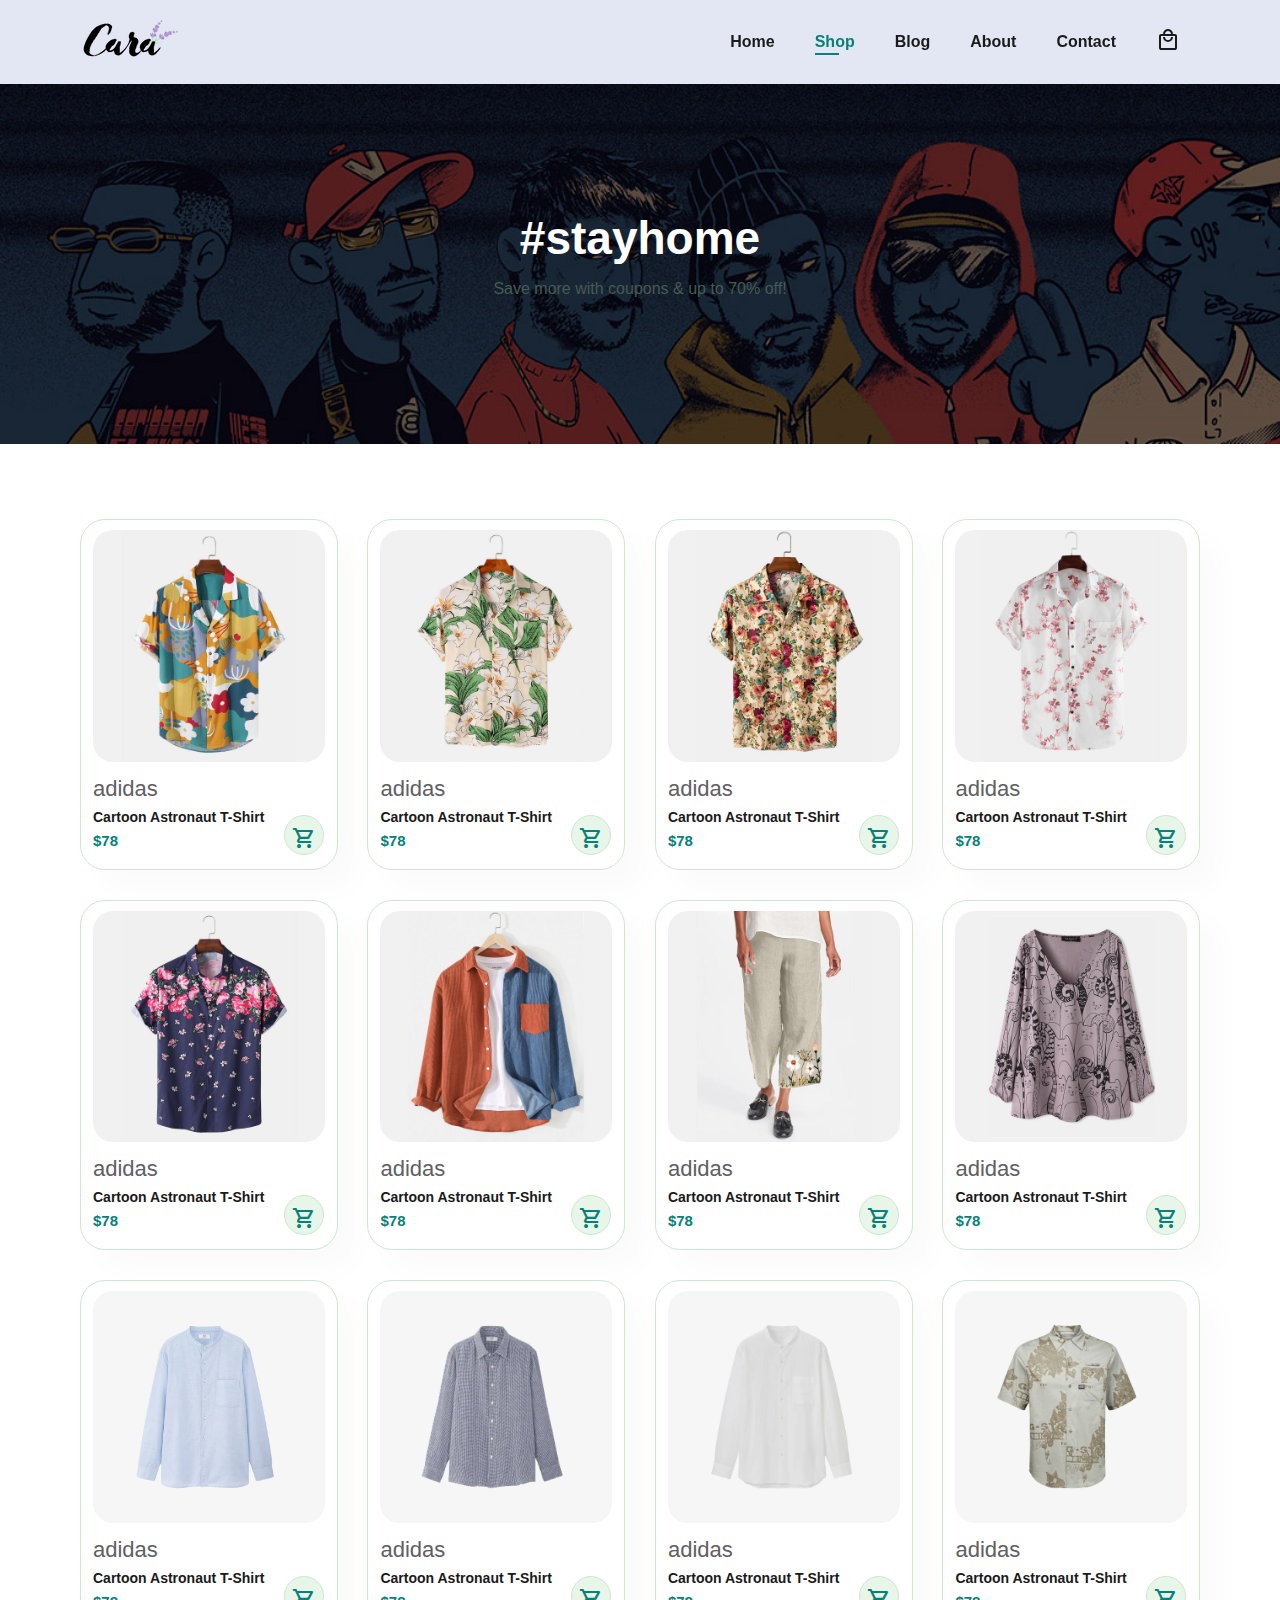
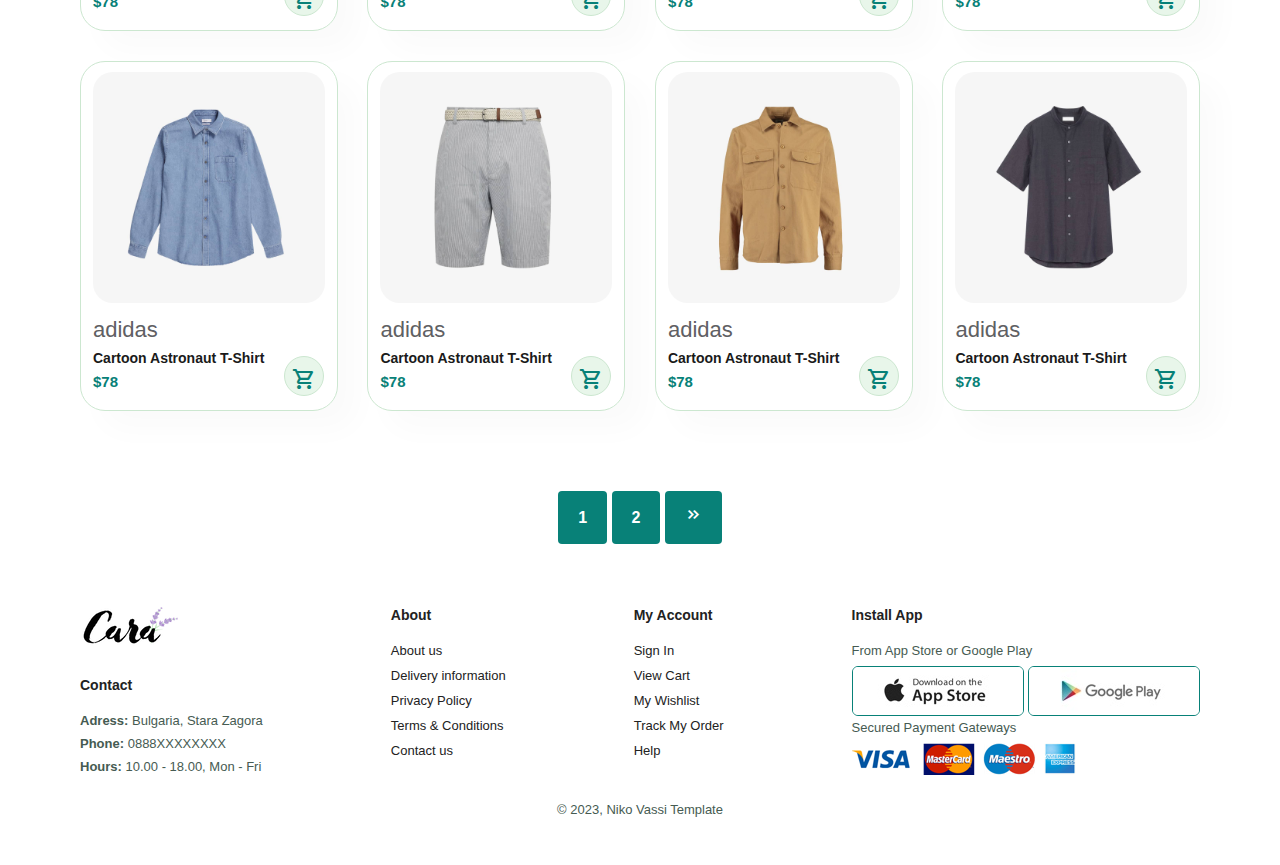
<file: shop.html>
<!DOCTYPE html>
<html lang="en">
  <head>
    <meta charset="UTF-8" />
    <meta http-equiv="X-UA-Compatible" content="IE=edge" />
    <meta name="viewport" content="width=device-width, initial-scale=1.0" />
    <title>Ecommerce Website</title>
    <link
      rel="stylesheet"
      href="https://fonts.googleapis.com/css2?family=Material+Symbols+Outlined:opsz,wght,FILL,GRAD@20..48,100..700,0..1,-50..200"
    />

    <link rel="stylesheet" href="style.css" />
  </head>
  <body>
    <section id="header">
      <a href="#"><img src="img/logo.png" alt="logo"</a>

      <div>
        <ul id="navbar">
          <li><a href="index.html">Home</a></li>
          <li><a class="active" href="shop.html" >Shop</a></li>
          <li><a href="blog.html">Blog</a></li>
          <li><a href="about.html">About</a></li>
          <li><a href="contact.html">Contact</a></li>
          <li id="lg-bag">
            <a href="cart.html"
              ><span class="material-symbols-outlined"> local_mall </span></a
            >
          </li>
          <a href="#" id="close"
            ><span class="material-symbols-outlined"> close </span></a
          >
        </ul>
      </div>

      <div id="mobile">
        <a href="cart.html"
          ><span class="material-symbols-outlined cart">local_mall</span></a
        >
        <span id="bar" class="material-symbols-outlined"> menu </span>
      </div>
    </section>

    <section id="page-header">
      <h2>#stayhome</h2>
      <p>Save more with coupons & up to 70% off!</p>
    </section>

    <section id="product1" class="section-p1">
      <div class="pro-container">
        <div class="pro" onclick="window.location.href='sproduct.html';">
          <img src="img/products/f1.jpg" alt="" />
          <div class="des">
            <span>adidas</span>
            <h5>Cartoon Astronaut T-Shirt</h5>
            <div class="star">
              <!-- <span class="material-symbols-outlined">star</span>
                        <span class="material-symbols-outlined">star</span>
                        <span class="material-symbols-outlined">star</span>
                        <span class="material-symbols-outlined">star</span>
                        <span class="material-symbols-outlined">star</span>    -->
            </div>
            <h4>$78</h4>
          </div>
          <a href="#"
            ><span class="material-symbols-outlined cart"
              >shopping_cart</span
            ></a
          >
        </div>
        <div class="pro">
          <img src="img/products/f2.jpg" alt="" />
          <div class="des">
            <span>adidas</span>
            <h5>Cartoon Astronaut T-Shirt</h5>
            
            <h4>$78</h4>
          </div>
          <a href="#"
            ><span class="material-symbols-outlined cart"
              >shopping_cart</span
            ></a
          >
        </div>

        <div class="pro">
          <img src="img/products/f3.jpg" alt="" />
          <div class="des">
            <span>adidas</span>
            <h5>Cartoon Astronaut T-Shirt</h5>
            
            <h4>$78</h4>
          </div>
          <a href="#"
            ><span class="material-symbols-outlined cart"
              >shopping_cart</span
            ></a
          >
        </div>

        <div class="pro">
          <img src="img/products/f4.jpg" alt="" />
          <div class="des">
            <span>adidas</span>
            <h5>Cartoon Astronaut T-Shirt</h5>
            
            <h4>$78</h4>
          </div>
          <a href="#"
            ><span class="material-symbols-outlined cart"
              >shopping_cart</span
            ></a
          >
        </div>

        <div class="pro">
          <img src="img/products/f5.jpg" alt="" />
          <div class="des">
            <span>adidas</span>
            <h5>Cartoon Astronaut T-Shirt</h5>
            
            <h4>$78</h4>
          </div>
          <a href="#"
            ><span class="material-symbols-outlined cart"
              >shopping_cart</span
            ></a
          >
        </div>

        <div class="pro">
          <img src="img/products/f6.jpg" alt="" />
          <div class="des">
            <span>adidas</span>
            <h5>Cartoon Astronaut T-Shirt</h5>
           
            <h4>$78</h4>
          </div>
          <a href="#"
            ><span class="material-symbols-outlined cart"
              >shopping_cart</span
            ></a
          >
        </div>

        <div class="pro">
          <img src="img/products/f7.jpg" alt="" />
          <div class="des">
            <span>adidas</span>
            <h5>Cartoon Astronaut T-Shirt</h5>
            
            <h4>$78</h4>
          </div>
          <a href="#"
            ><span class="material-symbols-outlined cart"
              >shopping_cart</span
            ></a
          >
        </div>

        <div class="pro">
          <img src="img/products/f8.jpg" alt="" />
          <div class="des">
            <span>adidas</span>
            <h5>Cartoon Astronaut T-Shirt</h5>
            
            <h4>$78</h4>
          </div>
          <a href="#"
            ><span class="material-symbols-outlined cart"
              >shopping_cart</span
            ></a
          >
        </div>

        <div class="pro">
          <img src="img/products/n1.jpg" alt="" />
          <div class="des">
            <span>adidas</span>
            <h5>Cartoon Astronaut T-Shirt</h5>
            
            <h4>$78</h4>
          </div>
          <a href="#"
            ><span class="material-symbols-outlined cart"
              >shopping_cart</span
            ></a
          >
        </div>
        <div class="pro">
          <img src="img/products/n2.jpg" alt="" />
          <div class="des">
            <span>adidas</span>
            <h5>Cartoon Astronaut T-Shirt</h5>
            
            <h4>$78</h4>
          </div>
          <a href="#"
            ><span class="material-symbols-outlined cart"
              >shopping_cart</span
            ></a
          >
        </div>

        <div class="pro">
          <img src="img/products/n3.jpg" alt="" />
          <div class="des">
            <span>adidas</span>
            <h5>Cartoon Astronaut T-Shirt</h5>
            
            <h4>$78</h4>
          </div>
          <a href="#"
            ><span class="material-symbols-outlined cart"
              >shopping_cart</span
            ></a
          >
        </div>

        <div class="pro">
          <img src="img/products/n4.jpg" alt="" />
          <div class="des">
            <span>adidas</span>
            <h5>Cartoon Astronaut T-Shirt</h5>
            
            <h4>$78</h4>
          </div>
          <a href="#"
            ><span class="material-symbols-outlined cart"
              >shopping_cart</span
            ></a
          >
        </div>

        <div class="pro">
          <img src="img/products/n5.jpg" alt="" />
          <div class="des">
            <span>adidas</span>
            <h5>Cartoon Astronaut T-Shirt</h5>
            
            <h4>$78</h4>
          </div>
          <a href="#"
            ><span class="material-symbols-outlined cart"
              >shopping_cart</span
            ></a
          >
        </div>

        <div class="pro">
          <img src="img/products/n6.jpg" alt="" />
          <div class="des">
            <span>adidas</span>
            <h5>Cartoon Astronaut T-Shirt</h5>
            
            <h4>$78</h4>
          </div>
          <a href="#"
            ><span class="material-symbols-outlined cart"
              >shopping_cart</span
            ></a
          >
        </div>

        <div class="pro">
          <img src="img/products/n7.jpg" alt="" />
          <div class="des">
            <span>adidas</span>
            <h5>Cartoon Astronaut T-Shirt</h5>
            
            <h4>$78</h4>
          </div>
          <a href="#"
            ><span class="material-symbols-outlined cart"
              >shopping_cart</span
            ></a
          >
        </div>

        <div class="pro">
          <img src="img/products/n8.jpg" alt="" />
          <div class="des">
            <span>adidas</span>
            <h5>Cartoon Astronaut T-Shirt</h5>
            
            <h4>$78</h4>
          </div>
          <a href="#"
            ><span class="material-symbols-outlined cart"
              >shopping_cart</span
            ></a
          >
        </div>
      </div>
    </section>

    <section id="pagination" class="section-p1">
      <a href="#">1</a>
      <a href="#">2</a>
      <a href="#"><i><span class="material-symbols-outlined">
        keyboard_double_arrow_right
        </span></i></a>
    </section>

    <footer class="section-p1">
      <div class="col">
        <img class="logo" src="img/logo.png" alt="" />
        <h4>Contact</h4>
        <p><strong>Adress: </strong> Bulgaria, Stara Zagora</p>
        <p><strong>Phone: </strong> 0888XXXXXXXX</p>
        <p><strong>Hours: </strong> 10.00 - 18.00, Mon - Fri</p>
      </div>

      <div class="col">
        <h4>About</h4>
        <a href="#">About us</a>
        <a href="#">Delivery information</a>
        <a href="#">Privacy Policy</a>
        <a href="#">Terms & Conditions</a>
        <a href="#">Contact us</a>
      </div>

      <div class="col">
        <h4>My Account</h4>
        <a href="#">Sign In</a>
        <a href="#">View Cart</a>
        <a href="#">My Wishlist</a>
        <a href="#">Track My Order</a>
        <a href="#">Help</a>
      </div>

      <div class="col install">
        <h4>Install App</h4>
        <p>From App Store or Google Play</p>
        <div class="row">
          <img src="img/pay/app.jpg" alt="" />
          <img src="img/pay/play.jpg" alt="" />
        </div>
        <p>Secured Payment Gateways</p>
        <img src="img/pay/pay.png" alt="" />
      </div>

      <div class="copyright">
        <p>© 2023, Niko Vassi Template</p>
      </div>
    </footer>
    

    <script src="script.js"></script>
  </body>
</html>
</file>
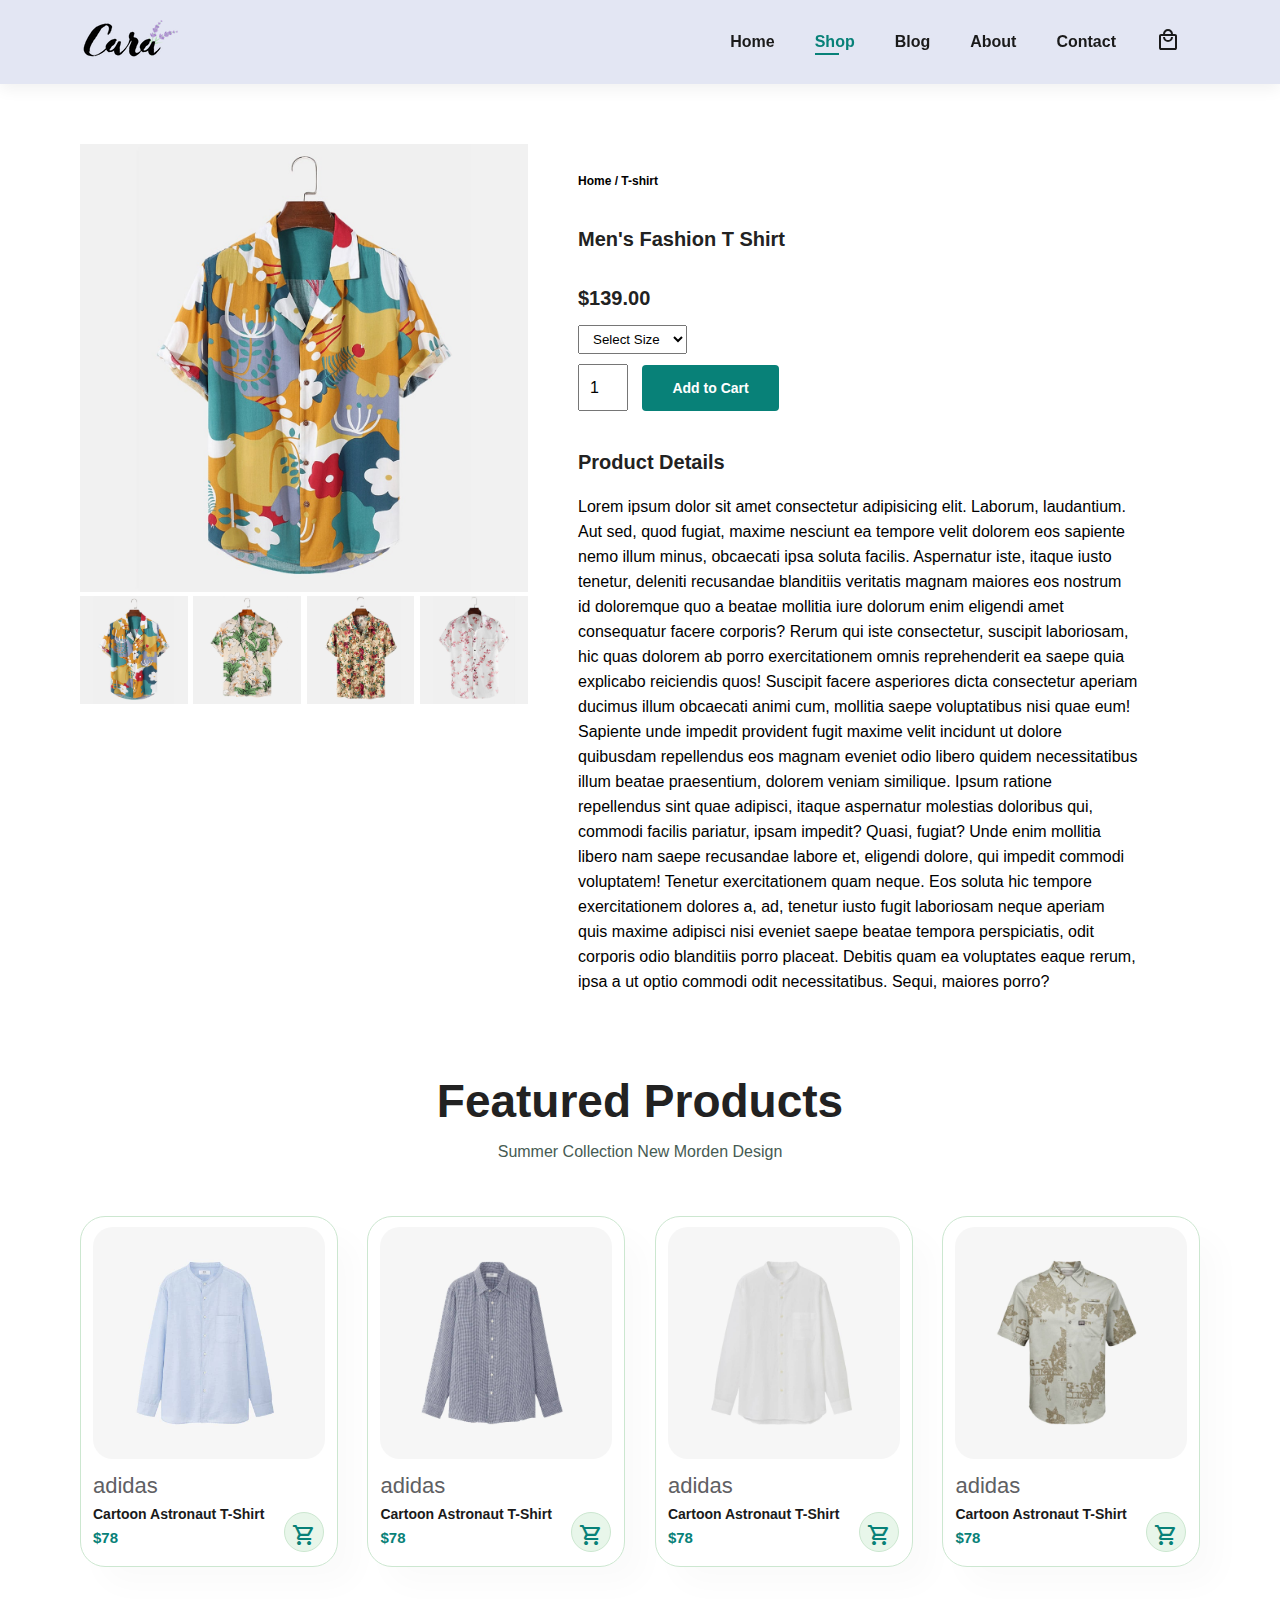
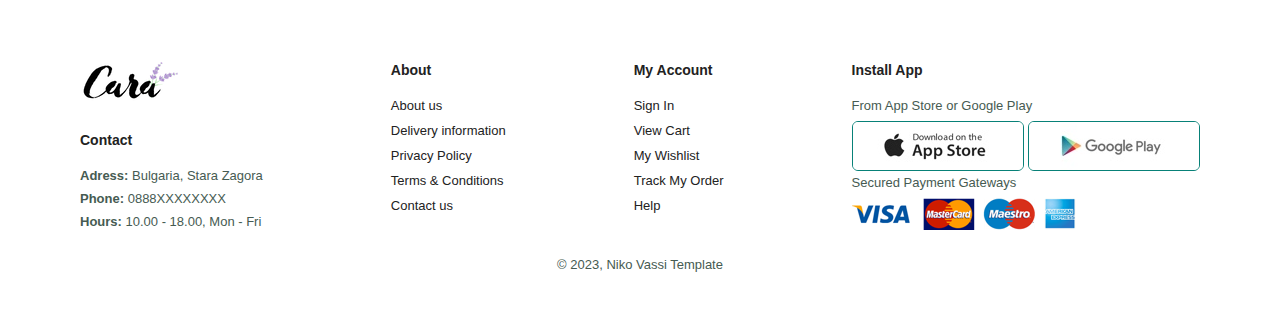
<file: sproduct.html>
<!DOCTYPE html>
<html lang="en">
  <head>
    <meta charset="UTF-8" />
    <meta http-equiv="X-UA-Compatible" content="IE=edge" />
    <meta name="viewport" content="width=device-width, initial-scale=1.0" />
    <title>Ecommerce Website</title>
    <link
      rel="stylesheet"
      href="https://fonts.googleapis.com/css2?family=Material+Symbols+Outlined:opsz,wght,FILL,GRAD@20..48,100..700,0..1,-50..200"
    />

    <link rel="stylesheet" href="style.css" />
  </head>
  <body>
    <section id="header">
      <a href="#"><img src="img/logo.png" alt="logo"</a>

      <div>
        <ul id="navbar">
          <li><a href="index.html">Home</a></li>
          <li><a class="active" href="shop.html">Shop</a></li>
          <li><a href="blog.html">Blog</a></li>
          <li><a href="about.html">About</a></li>
          <li><a href="contact.html">Contact</a></li>
          <li id="lg-bag">
            <a href="cart.html"
              ><span class="material-symbols-outlined"> local_mall </span></a
            >
          </li>
          <a href="#" id="close"
            ><span class="material-symbols-outlined"> close </span></a
          >
        </ul>
      </div>

      <div id="mobile">
        <a href="cart.html"
          ><span class="material-symbols-outlined cart">local_mall</span></a
        >
        <span id="bar" class="material-symbols-outlined"> menu </span>
      </div>
    </section>

    <section id="prodetails" class="section-p1">
      <div class="single-pro-image">
        <img src="img/products/f1.jpg" width="100%" id="MainImg" alt="" />

        <div class="small-img-group">
          <div class="small-img-col">
            <img
              src="img/products/f1.jpg"
              width="100%"
              class="small-img"
              alt=""
            />
          </div>
          <div class="small-img-col">
            <img
              src="img/products/f2.jpg"
              width="100%"
              class="small-img"
              alt=""
            />
          </div>
          <div class="small-img-col">
            <img
              src="img/products/f3.jpg"
              width="100%"
              class="small-img"
              alt=""
            />
          </div>
          <div class="small-img-col">
            <img
              src="img/products/f4.jpg"
              width="100%"
              class="small-img"
              alt=""
            />
          </div>
        </div>
      </div>

      <div class="single-pro-details">
        <h6>Home / T-shirt</h6>
        <h4>Men's Fashion T Shirt</h4>
        <h2>$139.00</h2>
        <select>
            <option>Select Size</option>
            <option>XL</option>
            <option>Large</option>
            <option>Medium</option>
            <option>Small</option>
            <option>XS</option>
        </select>
        <input type="number" value="1">
        <button class="normal">Add to Cart</button>
        <h4>Product Details</h4>
        <span>Lorem ipsum dolor sit amet consectetur adipisicing elit. Laborum, laudantium. Aut sed, quod fugiat, maxime nesciunt ea tempore velit dolorem eos sapiente nemo illum minus, obcaecati ipsa soluta facilis. Aspernatur iste, itaque iusto tenetur, deleniti recusandae blanditiis veritatis magnam maiores eos nostrum id doloremque quo a beatae mollitia iure dolorum enim eligendi amet consequatur facere corporis? Rerum qui iste consectetur, suscipit laboriosam, hic quas dolorem ab porro exercitationem omnis reprehenderit ea saepe quia explicabo reiciendis quos! Suscipit facere asperiores dicta consectetur aperiam ducimus illum obcaecati animi cum, mollitia saepe voluptatibus nisi quae eum! Sapiente unde impedit provident fugit maxime velit incidunt ut dolore quibusdam repellendus eos magnam eveniet odio libero quidem necessitatibus illum beatae praesentium, dolorem veniam similique. Ipsum ratione repellendus sint quae adipisci, itaque aspernatur molestias doloribus qui, commodi facilis pariatur, ipsam impedit? Quasi, fugiat? Unde enim mollitia libero nam saepe recusandae labore et, eligendi dolore, qui impedit commodi voluptatem! Tenetur exercitationem quam neque. Eos soluta hic tempore exercitationem dolores a, ad, tenetur iusto fugit laboriosam neque aperiam quis maxime adipisci nisi eveniet saepe beatae tempora perspiciatis, odit corporis odio blanditiis porro placeat. Debitis quam ea voluptates eaque rerum, ipsa a ut optio commodi odit necessitatibus. Sequi, maiores porro?</span>
      </div>
    </section>

    <section id="product1" class="section-p1">
        <h2>Featured Products</h2>
        <p>Summer Collection New Morden Design</p>
        <div class="pro-container">
          <div class="pro">
            <img src="img/products/n1.jpg" alt="" />
            <div class="des">
              <span>adidas</span>
              <h5>Cartoon Astronaut T-Shirt</h5>
              <h4>$78</h4>
            </div>
            <a href="#"
              ><span class="material-symbols-outlined cart"
                >shopping_cart</span
              ></a
            >
          </div>
          <div class="pro">
            <img src="img/products/n2.jpg" alt="" />
            <div class="des">
              <span>adidas</span>
              <h5>Cartoon Astronaut T-Shirt</h5>
              <h4>$78</h4>
            </div>
            <a href="#"
              ><span class="material-symbols-outlined cart"
                >shopping_cart</span
              ></a
            >
          </div>
  
          <div class="pro">
            <img src="img/products/n3.jpg" alt="" />
            <div class="des">
              <span>adidas</span>
              <h5>Cartoon Astronaut T-Shirt</h5>
              <h4>$78</h4>
            </div>
            <a href="#"
              ><span class="material-symbols-outlined cart"
                >shopping_cart</span
              ></a
            >
          </div>
  
          <div class="pro">
            <img src="img/products/n4.jpg" alt="" />
            <div class="des">
              <span>adidas</span>
              <h5>Cartoon Astronaut T-Shirt</h5>
              <h4>$78</h4>
            </div>
            <a href="#"
              ><span class="material-symbols-outlined cart"
                >shopping_cart</span
              ></a
            >
          </div>
        </div>
      </section>

    <footer class="section-p1">
      <div class="col">
        <img class="logo" src="img/logo.png" alt="" />
        <h4>Contact</h4>
        <p><strong>Adress: </strong> Bulgaria, Stara Zagora</p>
        <p><strong>Phone: </strong> 0888XXXXXXXX</p>
        <p><strong>Hours: </strong> 10.00 - 18.00, Mon - Fri</p>
      </div>

      <div class="col">
        <h4>About</h4>
        <a href="#">About us</a>
        <a href="#">Delivery information</a>
        <a href="#">Privacy Policy</a>
        <a href="#">Terms & Conditions</a>
        <a href="#">Contact us</a>
      </div>

      <div class="col">
        <h4>My Account</h4>
        <a href="#">Sign In</a>
        <a href="#">View Cart</a>
        <a href="#">My Wishlist</a>
        <a href="#">Track My Order</a>
        <a href="#">Help</a>
      </div>

      <div class="col install">
        <h4>Install App</h4>
        <p>From App Store or Google Play</p>
        <div class="row">
          <img src="img/pay/app.jpg" alt="" />
          <img src="img/pay/play.jpg" alt="" />
        </div>
        <p>Secured Payment Gateways</p>
        <img src="img/pay/pay.png" alt="" />
      </div>

      <div class="copyright">
        <p>© 2023, Niko Vassi Template</p>
      </div>
    </footer>

    <script>
        const MainImg = document.getElementById('MainImg')
        const smallimg = document.getElementsByClassName('small-img');

        smallimg[0].onclick = function() {
            MainImg.src = smallimg[0].src;
        }
        smallimg[1].onclick = function() {
            MainImg.src = smallimg[1].src;
        }
        smallimg[2].onclick = function() {
            MainImg.src = smallimg[2].src;
        }
        smallimg[3].onclick = function() {
            MainImg.src = smallimg[3].src;
        }

    </script>

    <script src="script.js"></script>
  </body>
</html>
</file>
<file: style.css>
@import url('https://fonts.googleapis.com/css2?family=League+Spartan:wght@100;200;300;400;500;600;700;800;900&display=swap');

* {
    margin: 0;
    padding: 0;
    box-sizing: border-box;
    font-family: 'Spartan', sans-serif;
}

h1 {
    font-size: 50px;
    line-height: 64px;
    color: #222;
}

h2 {
    font-size: 46px;
    line-height: 54px;
    color: #222;
}

h4 {
    font-size: 20px;
    color: #222;
}

h6 {
    font-weight: 700;
    font-size: 12px;
}

p {
    font-size: 16px;
    color: #465b52;
    margin: 15px 0 20px 0;
}

.section-p1 {
    padding: 40px 80px;
}

.section-m1 {
    margin: 40px 0;
}

button.normal {
    font-size: 14px;
    font-weight: 600;
    padding: 15px 30px;
    color: #000;
    background-color: #fff;
    border-radius: 4px;
    cursor: pointer;
    border: none;
    outline: none;
    transition: 0.2s;
}

button.white {
    font-size: 13px;
    font-weight: 600;
    padding: 11px 18px;
    color: #fff;
    background-color: transparent;
    cursor: pointer;
    border: 1px solid #fff2e5;
    outline: none;
    transition: 0.2s;
}

body {
    width: 100%;
}

/* Header start */
#header {
    display: flex;
    align-items: center;
    justify-content: space-between;
    padding: 20px 80px;
    background: #E3E6F3;
    box-shadow: 0 5px 15px rgba(0, 0, 0, 0.06);
    z-index: 999;
    position: sticky;
    top: 0;
    left: 0;
}

#navbar {
    display: flex;
    align-items: center;
    justify-content: center;
}

#navbar li {
    list-style: none;
    padding: 0 20px;
    position: relative;
}

#navbar li a {
    text-decoration: none;
    font-size: 16px;
    font-weight: 600;
    color: #1a1a1a;
    transition: 0.3s ease;
}

#navbar li a:hover,
#navbar li a.active {
    color: #088178;
}

#navbar li a.active::after,
#navbar li a:hover::after {
    content: "";
    width: 30%;
    height: 2px;
    background: #088178;
    position: absolute;
    bottom: -4px;
    left: 20px;
}

#mobile {
    display: none;
    align-items: center;
}

#close {
    display: none;
}


/* Home page */

#hero {
    background-image: url("img/hero4.png");
    height: 90vh;
    width: 100%;
    background-size: cover;
    background-position: top 25% right 0;
    padding: 0 80px;
    display: flex;
    flex-direction: column;
    align-items: flex-start;
    justify-content: center;
}

#hero h4 {
    padding-bottom: 15px;
}

#hero h1 {
    color: #088178;
}

#hero button {
    background-image: url("img/button.png");
    background-color: transparent;
    color: #088178;
    border: 0;
    padding: 14px 80px 14px 65px;
    background-repeat: no-repeat;
    cursor: pointer;
    font-weight: 700;
    font-size: 15px;
}

#feature {
    display: flex;
    align-items: center;
    justify-content: space-between;
    flex-wrap: wrap;
}

#feature .fe-box {
    width: 180px;
    text-align: center;
    padding: 25px 15px;
    box-shadow: 20px 20px 34px rgba(0, 0, 0, 0.03);
    border: 1px solid #cce7d0;
    border-radius: 4px;
    margin: 15px 0;
}

#feature .fe-box:hover {
    box-shadow: 10px 10px 54px rgba(70, 62, 221, 0.1);
}

#feature .fe-box img {
    width: 100%;
    margin-bottom: 10px;
}


#feature .fe-box h6 {
    display: inline-block;
    padding: 9px 8px 6px 8px;
    line-height: 1;
    border-radius: 4px;
    color: #088178;
    background-color: #fddde4;
}

#feature .fe-box:nth-child(2) h6 {
    background-color: #cdebbc;
}

#feature .fe-box:nth-child(3) h6 {
    background-color: #d1e8f2;
}

#feature .fe-box:nth-child(4) h6 {
    background-color: #cdd4f8;
}

#feature .fe-box:nth-child(5) h6 {
    background-color: #f6dbf6;
}

#feature .fe-box:nth-child(6) h6 {
    background-color: #fff2e5;
}

#product1 {
    text-align: center;
}

#product1 .pro-container {
    display: flex;
    justify-content: space-between;
    padding-top: 20px;
    flex-wrap: wrap;
}

#product1 .pro {
    width: 23%;
    min-width: 250px;
    padding: 10px 12px;
    border: 1px solid #cce7d0;
    border-radius: 25px;
    cursor: pointer;
    box-shadow: 20px 20px 30px rgba(0, 0, 0, 0.02);
    margin: 15px 0;
    transition: 0.2s ease;
    position: relative;
}

#product1 .pro:hover {
    box-shadow: 20px 20px 30px rgba(0, 0, 0, 0.06);
}

#product1 .pro img {
    width: 100%;
    border-radius: 20px;
}

#product1 .pro .des {
    text-align: start;
    padding: 10px 0;
}

#product1 .pro .des span {
    color: #606063;
    font-size: 22px;
}

#product1 .pro .des h5 {
    padding-top: 7px;
    color: #1a1a1a;
    font-size: 14px;
}

#product1 .pro .des .material-symbols-outlined {
    font-size: 22px;
    color: #088178;
}

#product1 .pro .des h4 {
    padding-top: 7px;
    font-size: 15px;
    font-weight: 700;
    color: #088178;
}

#product1 .pro .cart {
    width: 40px;
    height: 40px;
    line-height: 40px;
    padding: 2px 2px;
    margin: 12px 3px;
    border-radius: 50px;
    background-color: #e8f6ea;
    font-weight: 500;
    color: #088178;
    border: 1px solid #cce7d0;
    position: absolute;
    bottom: 2px;
    right: 10px;
}

#banner {
    display: flex;
    flex-direction: column;
    justify-content: center;
    align-items: center;
    text-align: center;
    background-image: url("img/banner/b2.jpg");
    width: 100%;
    height: 40vh;
    background-size: cover;
    background-position: center;
}

#banner h4 {
    color: #fff;
    font-size: 16px;
}

#banner h2 {
    color: #fff;
    font-size: 30px;
    padding: 10px 0;
}

#banner h2 span {
    color: #ef3636;
}

#banner button:hover {
    background: #088178;
    color: #fff;
}

#sm-banner {
    display: flex;
    justify-content: space-between;
    flex-wrap: wrap;
}

#sm-banner .banner-box {
    display: flex;
    flex-direction: column;
    justify-content: center;
    align-items: flex-start;
    background-image: url("img/banner/b17.jpg");
    min-width: 580px;
    height: 50vh;
    background-size: cover;
    background-position: center;
    padding: 30px;
}

#sm-banner .banner-box2 {
    background-image: url("img/banner/b10.jpg");
}

#sm-banner h4 {
    color: #fff;
    font-size: 20px;
    font-weight: 300;
}

#sm-banner h2 {
    color: #fff;
    font-size: 28px;
    font-weight: 800;
}

#sm-banner span {
    color: #fff;
    font-size: 14px;
    font-weight: 500;
    padding-bottom: 15px;
}

#sm-banner .banner-box:hover button {
    background: #088178;
    border: 1px solid #088178;
}

#banner3 {
    display: flex;
    justify-content: space-between;
    flex-wrap: wrap;
    padding: 0 80px;
}

#banner3 .banner-box {
    display: flex;
    flex-direction: column;
    justify-content: center;
    align-items: flex-start;
    background-image: url("img/banner/b7.jpg");
    min-width: 30%;
    height: 30vh;
    background-size: cover;
    background-position: center;
    padding: 20px;
    margin-bottom: 20px;
}

#banner3 .banner-box2 {
    background-image: url("img/banner/b4.jpg");
}

#banner3 .banner-box3 {
    background-image: url("img/banner/b18.jpg");
}

#banner3 h2 {
    color: #fff;
    font-weight: 900;
    font-size: 22px;
}

#banner3 h3 {
    color: #ec544e;
    font-weight: 800;
    font-size: 15px;
}

footer {
    display: flex;
    flex-wrap: wrap;
    justify-content: space-between;
}

footer .col {
    display: flex;
    flex-direction: column;
    align-items: flex-start;
    margin-bottom: 20px;
}

footer .logo {
    margin-bottom: 30px;
}

footer h4 {
    font-size: 14px;
    padding-bottom: 20px;
}

footer p {
    font-size: 13px;
    margin: 0 0 8px 0;
}

footer a {
    font-size: 13px;
    text-decoration: none;
    color: #222;
    margin-bottom: 10px;
}

footer .install .row img {
    border: 1px solid #088178;
    border-radius: 6px;
}

footer .copyright {
    width: 100%;
    text-align: center;
}

/* Shop page */
#page-header {
    background-image: url('img/banner/b1.jpg');
    width: 100%;
    height: 40vh;
    background-size: cover;
    display: flex;
    justify-content: center;
    text-align: center;
    flex-direction: column;
    padding: 14px;
}

#page-header h2,
#page-header {
    color: #fff;
}

#pagination {
    text-align: center;
}

#pagination a{
    text-decoration: none;
    background-color: #088178;
    padding: 18px 20px;
    border-radius: 4px;
    color: #fff;
    font-weight: 600;
}

#pagination a i span{
    font-size: 17px;
    font-weight: 600;
}

/* Single product */
#prodetails {
    display: flex;
    margin-top: 20px;
}


#prodetails .single-pro-image {
    width: 40%;
    margin-right: 50px;
}

.small-img-group {
    display: flex;
    justify-content: space-between;
}

.small-img-col {
    flex-basis: 24%;
    cursor: pointer;
}

#prodetails .single-pro-details {
    width: 50%;
    padding-top: 30px;
}

#prodetails .single-pro-details h4{
    padding: 40px 0 20px 0;
}

#prodetails .single-pro-details h2{
    font-size: 20px;
}

#prodetails .single-pro-details select{
    display: block;
    padding: 5px 10px;
    margin-bottom: 10px;
}

#prodetails .single-pro-details input {
    width: 50px;
    height: 47px;
    padding-left: 10px;
    font-size: 16px;
    margin-right: 10px;
}

#prodetails .single-pro-details input:focus {
    outline: none;
}

#prodetails .single-pro-details button {
    background: #088178;
    color: #fff;
}

#prodetails .single-pro-details span {
    line-height: 25px;
}

/* Blog page */

#page-header.blog-header {
    background-image: url('img/banner/b19.jpg');
}

#blog {
    padding: 150px 150px 0 150px;
}

#blog .blog-box {
    display: flex;
    align-items: center;
    width: 100%;
    position: relative;
    padding-bottom: 90px;
}

#blog .blog-img {
    width: 50%;
    margin-right: 40px;
}

#blog img {
    width: 100%;
    height: 300px;
    object-fit: cover;
}

#blog .blog-details {
    width: 50%;

}

#blog .blog-details a {
    text-decoration: none;
    font-size: 11px;
    color: #000;
    font-weight: 700;
    position: relative;
    transition: 0.3s;
}

#blog .blog-details a::after {
    content: "";
    width: 50px;
    height: 1px;
    background-color: #000;
    position: absolute;
    top: 4px;
    right: -60px;
}

#blog .blog-details a:hover {
    color: #088178;
}

#blog .blog-details a:hover::after {
   background-color: #088178;
}

#blog .blog-box h1 {
    position: absolute;
    top: -40px;
    left: 0;
    font-size: 70px;
    font-weight: 700;
    color: #c9cbce;
    z-index: -9;
}

/* About page */

#page-header.about-header {
    background-image: url('img/about/banner.png');
}

#about-head {
    display: flex;
    align-items: center;
}

#about-head img {
    width: 150%;
    height: auto;
}

#about-head div {
    padding-left: 40px;
}

#about-app {
    text-align: center;
}

#about-app .video {
    width: 70%;
    height: 100%;
    margin: 30px auto 0 auto;
}

#about-app .video video {
    width: 100%;
    height: 100%;
    border-radius: 20px;

}

/* Contact page */
#contact-details {
    display: flex;
    align-items: center;
    justify-content: space-between;
}

#contact-details .details {
    width: 40%;
}

#contact-details .details span,
#form-details form span {
    font-size: 12px;
    padding-right: 10px;
}

#contact-details .details h2,
#form-details form h2 {
    font-size: 26px;
    line-height: 35px;
    padding: 20px 0;
}

#contact-details .details h3 {
    font-size: 16px;
    padding-bottom: 15px;
}

#contact-details .details li {
    list-style: none;
    display: flex;
    padding: 10px 0;
}

#contact-details .details li i {
    font-size: 14px;
    padding-right: 22px;
}

#contact-details .details li p {
    margin: 0;
    font-size: 14px;
}

#contact-details .map {
    width: 55%;
    height: 400px;
}

#contact-details .map iframe{
    width: 100%;
    height: 100%;
}

#form-details {
    display: flex;
    justify-content: space-between;
    margin: 30px;
    padding: 80px;
    border: 1px solid #e1e1e1;
}

#form-details form{
    width: 65%;
    display: flex;
    flex-direction: column;
    align-items: flex-start;
}

#form-details form input,
#form-details form textarea {
    width: 100%;
    padding: 12px 15px;
    outline: none;
    margin-bottom: 20px;
    border: 1px solid #e1e1e1;
}

#form-details form button {
    background-color: #088178;
    color: #fff;
}

#form-details .people div {
    padding-bottom: 25px;
    display: flex;
    align-items: flex-start;
}

#form-details .people div img {
    width: 65px;
    height: 65px;
    object-fit: cover;
    margin-right: 15px;
}

#form-details .people div p {
    margin: 0;
    font-size: 13px;
    line-height: 25px;
}

/* Cart Page */
#cart {
    overflow-x: auto;
}

#cart table {
    width: 100%;
    border-collapse: collapse;
    table-layout: fixed;
    white-space: nowrap;
}

#cart table img {
    width: 70px;
}

#cart table td:nth-child(1) {
    width: 100px;
    text-align: center;
}

#cart table td:nth-child(2) {
    width: 150px;
    text-align: center;
}

#cart table td:nth-child(3) {
    width: 250px;
    text-align: center;
}

#cart table td:nth-child(4),
#cart table td:nth-child(5),
#cart table td:nth-child(6) {
    width: 150px;
    text-align: center;
}

#cart table td:nth-child(5) input {
    width: 70px;
    padding: 10px 5px 10px 15px;
}

#cart table thead {
    border: 1px solid #e2e9e1;
    border-left: none;
    border-right: none;
}

#cart table thead td {
    font-weight: 700;
    text-transform: uppercase;
    font-size: 13px;
    padding: 18px 0;
}

#cart table tbody tr td {
    padding-top: 15px;
}

#cart table tbody td {
    font-size: 13px;
}

#cart-add {
    display: flex;
    flex-wrap: wrap;
    justify-content: space-between;
}

#coupon {
    width: 50%;
    margin-bottom: 30px;
}

#coupon h3,
#subtotal h3 {
    padding-bottom: 15px;
}

#coupon input {
    padding: 10px 20px;
    outline: none;
    width: 60%;
    margin-right: 10px;
    border: 1px solid #e2e9e1;
}

#coupon button,
#subtotal button {
    background-color: #088178;
    color: #fff;
    padding: 12px 20px;
}

#subtotal {
    width: 50%;
    margin-bottom: 30px;
    border: 1px solid #e2e9e1;
    padding: 30px;
}

#subtotal table {
    border-collapse: collapse;
    width: 100%;
    padding: 20px;
}

#subtotal table td {
    width: 50%;
    border: 1px solid #e2e9e1;
    padding: 10px;
    font-size: 13px;
}

/* Start Media Query */
@media (max-width: 799px) {

    .section-p1 {
        padding: 40px 40px;
    }

    #navbar {
        display: flex;
        flex-direction: column;
        align-items: flex-start;
        justify-content: flex-start;
        position: fixed;
        top: 0;
        right: -300px;
        height: 100vh;
        width: 300px;
        background-color: #E3E6F3;
        box-shadow: 0 40px 60px rgba(0, 0, 0, 0.1);
        padding: 80px 0 0 10px;
        transition: 0.3s;
    }

    #navbar.active {
        right: 0px;
        
    }

    #navbar li {
        margin-bottom: 25px;

    }

    #mobile {
        display: flex;
        align-items: center;
        cursor: pointer;
    }

    #mobile span {
        color: #1a1a1a;
        font-size: 24px;
        padding: 10px;
    }

    #close {
        display: initial;
        position: absolute;
        top: 30px;
        left: 30px;
        color: #222;
        font-size: 24px;
    }

    #lg-bag {
        display: none;
    }

    #hero {
        height: 70vh;
        padding: 0 80px;
        background-position: top 30% right 30%;
    }

    #feature {
        justify-content: center;
    }

    #feature .fe-box {
        margin: 15px 15px;
    }

    #product1 .pro-container {
        justify-content: center;
    }

    #product1 .pro {
        margin: 15px;
    }

    #banner {
        height: 20vh;
    }

    #sm-banner .banner-box {
        min-width: 100%;
        height: 30vh;
    }

    #banner3 {
        padding: 0 40px;
    }

    #banner3 .banner-box {
        width: 28%;
    }

    #form-details {
        padding: 40px;
    }

    #form-details form {
        width: 50%;
    }

}

@media (max-width: 477px) {

    .section-p1 {
        padding: 20px;
    }

    #navbar {
        padding: 10px 30px;
    }

    h1 {
        font-size: 38px;
    }

    h2 {
        font-size: 32px;
    }

    #hero {
        padding: 0 20px;
        background-position: 55%;
    }

    #feature {
        justify-content: space-between;
    }

    #feature .fe-box {
        width: 155px;
        margin: 0 0 15px 0;
    }

    #product1 .pro {
        width: 100%;
    }

    #banner {
        negative: 40vh;
    }

    #sm-banner .banner-box {
        height: 40 vh;
    }

    #sm-banner .banner-box2 {
        margin-top: 20px;
    }

    footer .copyright {
        text-align: start;
    }

    /* Single Product */
    #prodetails {
        display: flex;
        flex-direction: column;
    }

    #prodetails .single-pro-image {
        width: 100%;
        margin-right: 0px;
    }

    #prodetails .single-pro-details {
        width: 100%;
    }

    /* Blog page */
    #blog {
        padding: 100px 20px 0 20px;
    }

    #blog .blog-box {
        display: flex;
        flex-direction: column;
        align-items: flex-start;
    }

    #blog .blog-img {
        width: 100%;
        margin-right: 0px;
        margin-bottom: 30px;
    }

    #blog .blog-details {
        width: 100%;
    }

    /* About page */
    #about-head {
       flex-direction: column;
    }

    #about-head img {
        width: 100%;
        margin-bottom: 20px;
    }

    #about-head div {
        padding-left: 0px;
    }

    #about-app .video {
        width: 100%;
    } 

    /* Contact page */
    #contact-details {
        flex-direction: column;
    }

    #contact-details .details {
        width: 100%;
        margin-bottom: 30px;
    }

    #contact-details .map {
        width: 100%;
    }

    #form-details {
        margin: 10px;
        padding: 30px 10px;
        flex-wrap: wrap;
    }

    #form-details form {
        width: 100%;
        margin-bottom: 30px;
    }

    /* Cart page */
    #cart-add{
        flex-direction: column;
    }

    #coupon {
        width: 100%;
        margin-bottom: 30px;
    }

    #subtotal {
        width: 100%;
        padding: 20px;
    }

}
</file>
